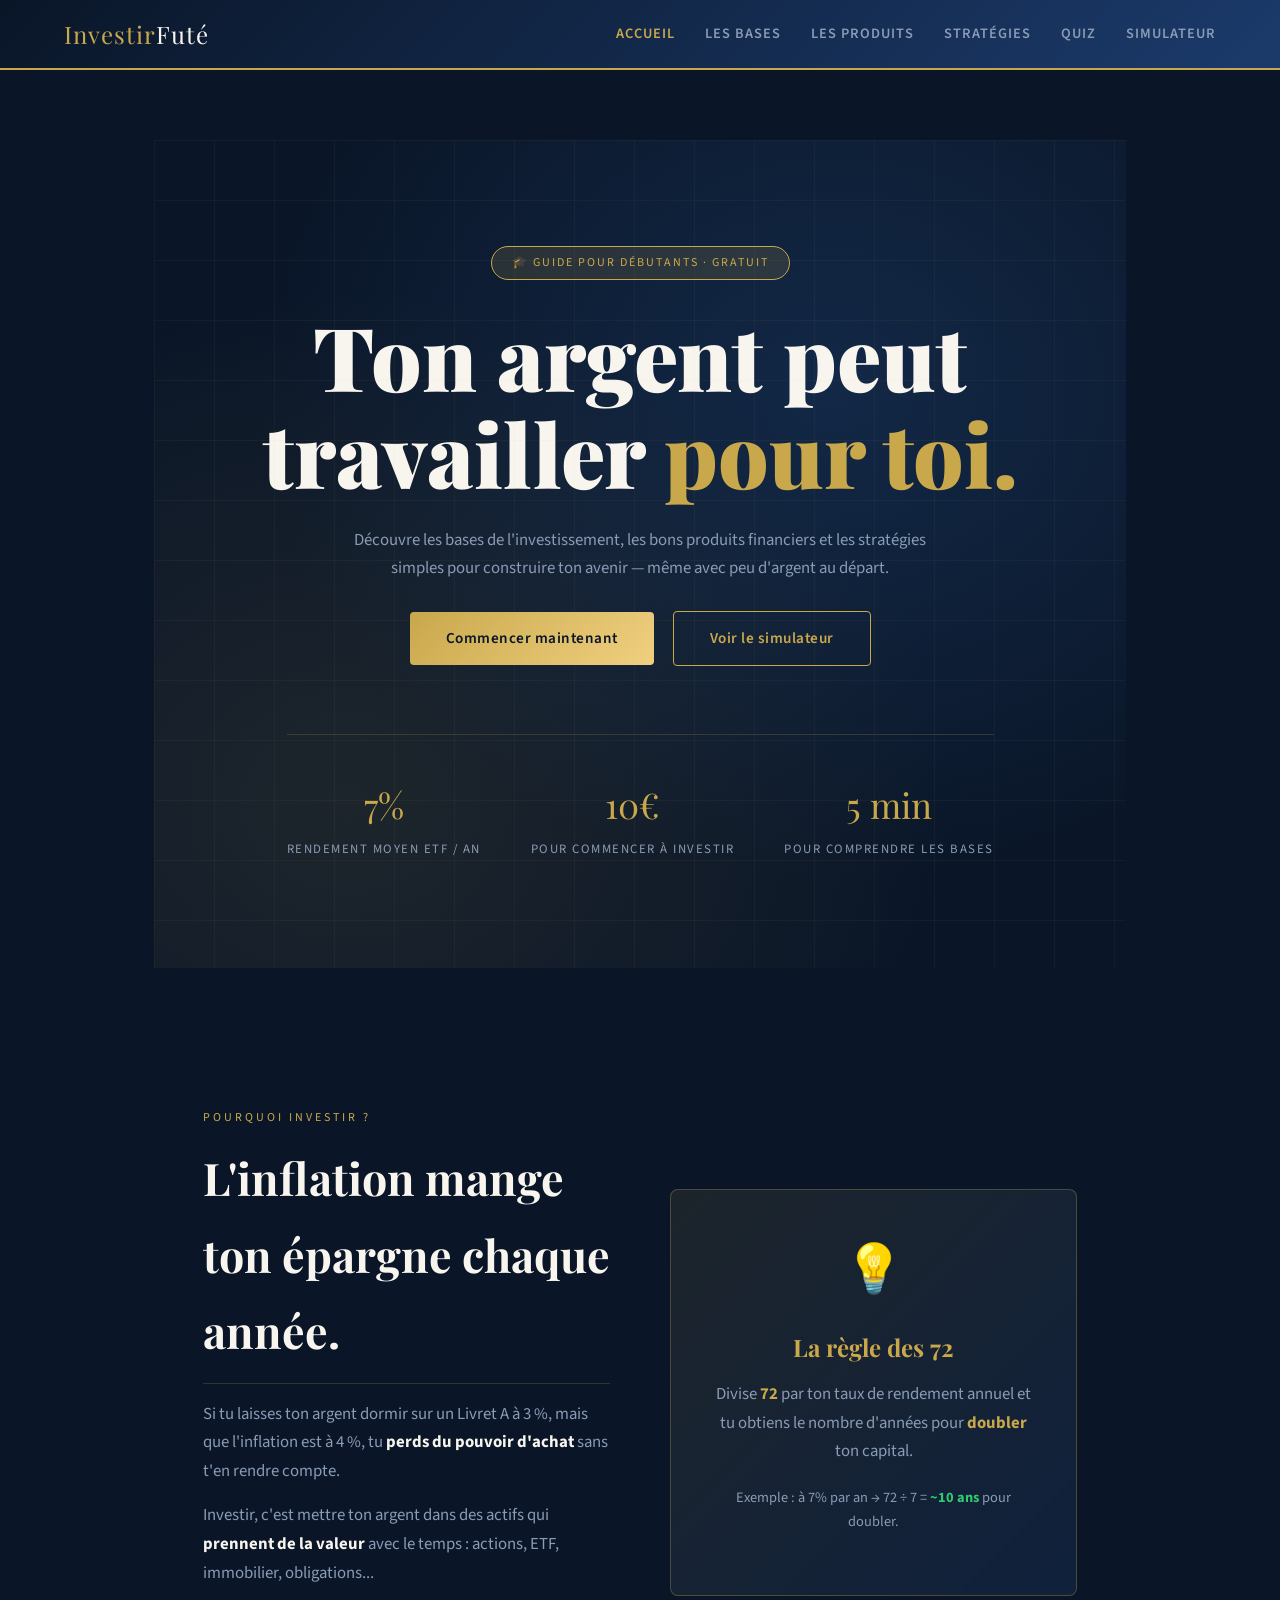
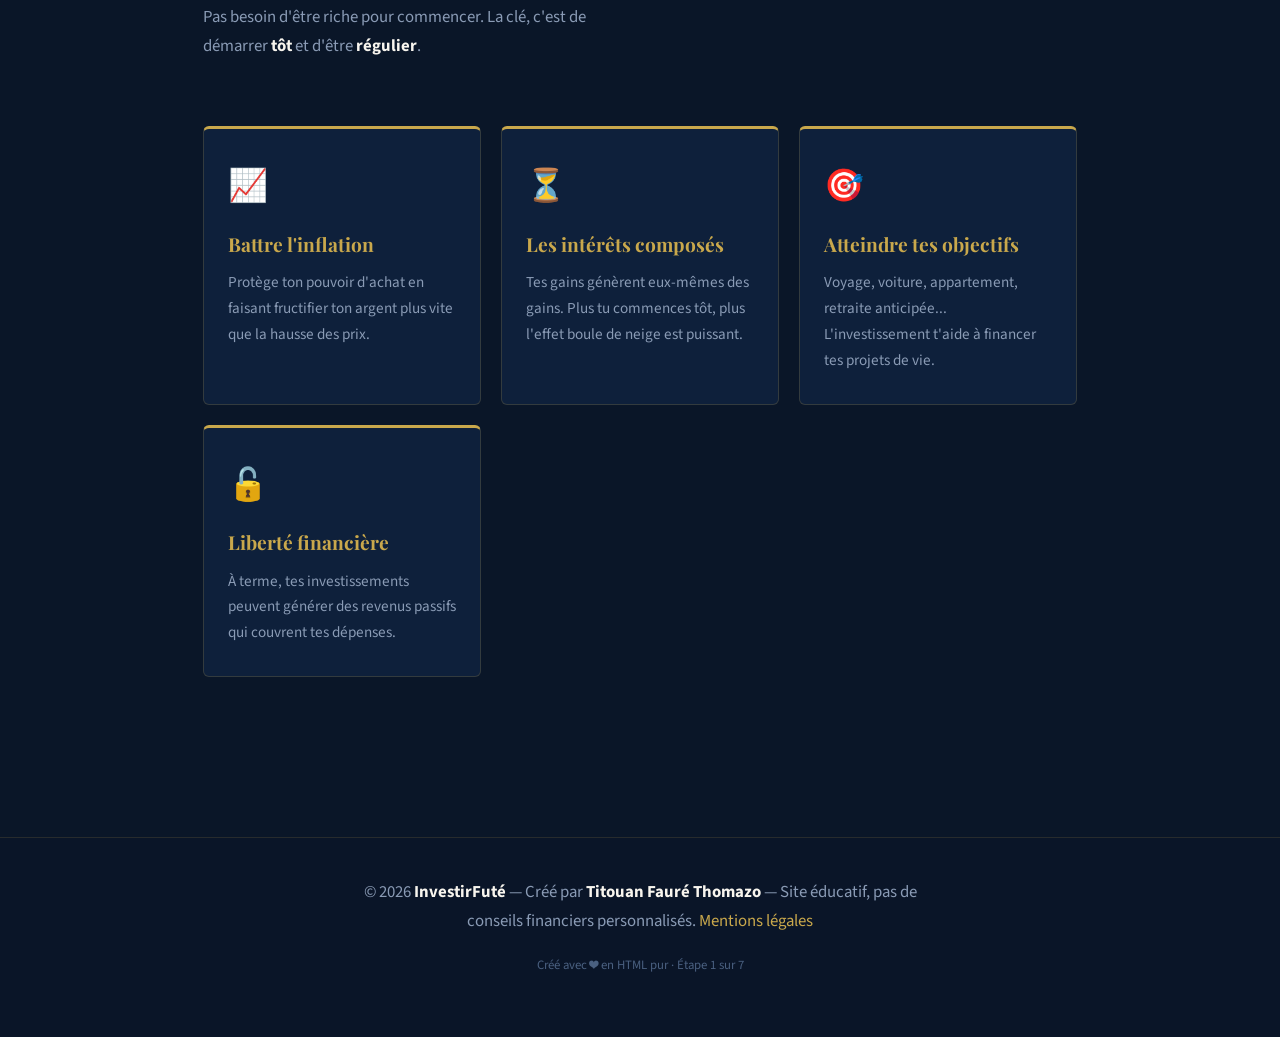
<file: index.html>
<!DOCTYPE html>
<!-- ☝️ BALISE 1 : Déclare que c'est une page HTML5 (toujours en premier !) -->

<html lang="fr">
<!-- ☝️ BALISE 2 : Racine de toute la page. lang="fr" indique que c'est en français -->

  <!-- ============================================================
       LA TÊTE DE LA PAGE : infos invisibles pour le navigateur
  ============================================================ -->
  <head>

    <!-- BALISE <meta> : donne des infos au navigateur -->
    <meta charset="UTF-8">
    <!-- ☝️ Permet d'afficher les accents (é, è, à...) -->

    <meta name="viewport" content="width=device-width, initial-scale=1.0">
    <!-- ☝️ Rend la page lisible sur téléphone aussi -->

    <meta name="description" content="Apprends à investir ton argent intelligemment, même en partant de zéro.">
    <!-- ☝️ Description qui apparaît dans Google -->

    <!-- BALISE <title> : le nom dans l'onglet du navigateur -->
    <title>InvestirFuté — Apprendre l'investissement</title>

    <!--
      ÉTAPE 3 — On remplace le bloc <style> par un lien externe.
      BALISE <link> : connecte une feuille de style CSS à la page HTML.
      rel="stylesheet" = c'est bien une feuille de style
      href="style.css" = chemin vers le fichier CSS
      ✅ Avantage : UN seul fichier CSS pour TOUTES les pages !
    -->
    <link rel="stylesheet" href="style.css">

    <!-- (ancien <style> supprimé — tout est maintenant dans style.css) -->
    <style>
      /* On garde ici uniquement les styles SPÉCIFIQUES à index.html
         que l'on n'a pas encore mis dans style.css */

      @import url('https://fonts.googleapis.com/css2?family=Playfair+Display:wght@700;900&family=Source+Sans+3:wght@300;400;600&display=swap');

      /* ---- Variables de couleur (palette finance premium) ---- */
      :root {
        --or:       #C9A84C;
        --or-clair: #F0D080;
        --marine:   #0A1628;
        --bleu:     #1B3A6B;
        --bleu-mid: #2E5FA3;
        --blanc:    #F8F5EE;
        --gris:     #8A9BB5;
        --vert:     #2ECC71;
      }

      /* ---- Reset & base ---- */
      * { margin: 0; padding: 0; box-sizing: border-box; }

      body {
        font-family: 'Source Sans 3', sans-serif;
        background-color: var(--marine);
        color: var(--blanc);
        line-height: 1.7;
      }

      /* ---- En-tête (HEADER) ---- */
      header {
        background: linear-gradient(135deg, var(--marine) 0%, var(--bleu) 100%);
        border-bottom: 2px solid var(--or);
        padding: 0 5%;
        position: sticky;
        top: 0;
        z-index: 100;
        display: flex;
        align-items: center;
        justify-content: space-between;
        height: 70px;
      }

      .logo {
        font-family: 'Playfair Display', serif;
        font-size: 1.5rem;
        color: var(--or);
        text-decoration: none;
        letter-spacing: 1px;
      }

      .logo span { color: var(--blanc); }

      /* ---- Navigation ---- */
      nav ul {
        list-style: none; /* ☝️ Enlève les puces de la liste */
        display: flex;
        gap: 30px;
      }

      nav ul li a {
        color: var(--gris);
        text-decoration: none;
        font-weight: 600;
        font-size: 0.9rem;
        letter-spacing: 1px;
        text-transform: uppercase;
        transition: color 0.2s;
      }

      nav ul li a:hover { color: var(--or); }

      /* ---- Section HERO (grande bannière) ---- */
      .hero {
        min-height: 92vh;
        display: flex;
        flex-direction: column;
        align-items: center;
        justify-content: center;
        text-align: center;
        padding: 60px 5%;
        background:
          radial-gradient(ellipse at 70% 30%, rgba(44,95,163,0.25) 0%, transparent 60%),
          radial-gradient(ellipse at 20% 80%, rgba(201,168,76,0.10) 0%, transparent 55%),
          var(--marine);
        position: relative;
        overflow: hidden;
      }

      /* Grille déco en fond */
      .hero::before {
        content: '';
        position: absolute;
        inset: 0;
        background-image:
          linear-gradient(rgba(201,168,76,0.05) 1px, transparent 1px),
          linear-gradient(90deg, rgba(201,168,76,0.05) 1px, transparent 1px);
        background-size: 60px 60px;
        pointer-events: none;
      }

      .badge {
        display: inline-block;
        background: rgba(201,168,76,0.15);
        border: 1px solid var(--or);
        color: var(--or);
        font-size: 0.75rem;
        letter-spacing: 2px;
        text-transform: uppercase;
        padding: 6px 20px;
        border-radius: 50px;
        margin-bottom: 28px;
      }

      /* ---- Titres h1 à h3 ---- */

      /* BALISE <h1> : titre principal, un seul par page ! */
      h1 {
        font-family: 'Playfair Display', serif;
        font-size: clamp(2.5rem, 7vw, 5.5rem);
        font-weight: 900;
        line-height: 1.1;
        color: var(--blanc);
        margin-bottom: 24px;
        max-width: 800px;
      }

      h1 em {
        font-style: normal;
        color: var(--or);
      }

      /* BALISE <h2> : sous-titre de section */
      h2 {
        font-family: 'Playfair Display', serif;
        font-size: clamp(1.6rem, 4vw, 2.8rem);
        color: var(--blanc);
        margin-bottom: 16px;
      }

      /* BALISE <h3> : titre de carte / bloc */
      h3 {
        font-family: 'Playfair Display', serif;
        font-size: 1.2rem;
        color: var(--or);
        margin-bottom: 10px;
      }

      /* BALISE <p> : paragraphe de texte */
      p {
        color: var(--gris);
        font-size: 1.05rem;
        max-width: 600px;
        margin: 0 auto 20px;
      }

      /* ---- Boutons (BALISE <a> utilisée comme bouton) ---- */
      .btn {
        display: inline-block;
        padding: 14px 36px;
        border-radius: 4px;
        font-weight: 600;
        font-size: 0.95rem;
        text-decoration: none;
        letter-spacing: 0.5px;
        transition: transform 0.2s, box-shadow 0.2s;
        margin: 8px;
      }

      .btn:hover { transform: translateY(-2px); }

      .btn-or {
        background: linear-gradient(135deg, var(--or), var(--or-clair));
        color: var(--marine);
      }

      .btn-contour {
        border: 1.5px solid var(--or);
        color: var(--or);
        background: transparent;
      }

      /* Chiffres animés sous le hero */
      .stats {
        display: flex;
        gap: 50px;
        margin-top: 60px;
        padding-top: 40px;
        border-top: 1px solid rgba(201,168,76,0.2);
        flex-wrap: wrap;
        justify-content: center;
      }

      .stat-item { text-align: center; }

      .stat-nb {
        font-family: 'Playfair Display', serif;
        font-size: 2.2rem;
        color: var(--or);
        display: block;
      }

      .stat-label {
        font-size: 0.8rem;
        letter-spacing: 1.5px;
        text-transform: uppercase;
        color: var(--gris);
      }

      /* ---- Section "Pourquoi investir ?" ---- */
      .section {
        padding: 90px 5%;
        max-width: 1200px;
        margin: 0 auto;
      }

      .section-label {
        color: var(--or);
        font-size: 0.75rem;
        letter-spacing: 3px;
        text-transform: uppercase;
        margin-bottom: 12px;
        display: block;
      }

      .intro-grid {
        display: grid;
        grid-template-columns: 1fr 1fr;
        gap: 60px;
        align-items: center;
        margin-top: 50px;
      }

      .intro-text p { margin: 0 0 16px; max-width: 100%; }

      /* ---- Cartes de raison ---- */
      .cards {
        display: grid;
        grid-template-columns: repeat(auto-fit, minmax(240px, 1fr));
        gap: 20px;
        margin-top: 50px;
      }

      /* BALISE <div> : conteneur générique, ici utilisé pour les cartes */
      .card {
        background: rgba(27, 58, 107, 0.3);
        border: 1px solid rgba(201,168,76,0.2);
        border-top: 3px solid var(--or);
        padding: 30px 24px;
        border-radius: 6px;
        transition: transform 0.2s, border-color 0.2s;
      }

      .card:hover {
        transform: translateY(-4px);
        border-color: var(--or);
      }

      .card-icon {
        font-size: 2rem;
        margin-bottom: 14px;
        display: block;
      }

      .card p { font-size: 0.95rem; max-width: 100%; margin: 0; }

      /* ---- Footer ---- */
      footer {
        background: rgba(10,22,40,0.9);
        border-top: 1px solid rgba(201,168,76,0.15);
        text-align: center;
        padding: 40px 5%;
        color: var(--gris);
        font-size: 0.88rem;
      }

      footer a { color: var(--or); text-decoration: none; }

      /* ---- Responsive mobile ---- */
      @media (max-width: 768px) {
        nav ul { display: none; } /* On masque le menu sur mobile pour l'instant */
        .intro-grid { grid-template-columns: 1fr; gap: 30px; }
        .stats { gap: 30px; }
      }

    </style>

  </head>

  <!-- ============================================================
       LE CORPS DE LA PAGE : tout ce que l'utilisateur voit
  ============================================================ -->
  <body>

    <!-- ============================
         BALISE <header> : en-tête
    ============================= -->
    <header>

      <!-- BALISE <a> : un lien cliquable -->
      <a href="index.html" class="logo">Investir<span>Futé</span></a>

      <!-- BALISE <nav> : zone de navigation -->
      <nav>
        <!-- BALISE <ul> : liste non ordonnée (à puces) -->
        <ul>
          <!-- BALISE <li> : un élément de la liste -->
          <li><a href="index.html">Accueil</a></li>
          <li><a href="les-bases.html">Les bases</a></li>
          <li><a href="les-produits.html">Les produits</a></li>
          <li><a href="strategies.html">Stratégies</a></li>
          <li><a href="quiz.html">Quiz</a></li>
          <li><a href="simulateur.html">Simulateur</a></li>
        </ul>
      </nav>

    </header>

    <!-- ============================
         BALISE <main> : contenu principal
    ============================= -->
    <main>

      <!-- ---- Section HERO ---- -->
      <!-- BALISE <section> : un bloc thématique de la page -->
      <section class="hero">

        <span class="badge">🎓 Guide pour débutants · Gratuit</span>

        <!-- BALISE <h1> : titre principal de la page (un seul !) -->
        <h1>Ton argent peut<br>travailler <em>pour toi.</em></h1>

        <!-- BALISE <p> : paragraphe -->
        <p>
          Découvre les bases de l'investissement, les bons produits financiers
          et les stratégies simples pour construire ton avenir — même avec
          peu d'argent au départ.
        </p>

        <!-- Deux liens <a> stylisés en boutons -->
        <div>
          <a href="#pourquoi" class="btn btn-or">Commencer maintenant</a>
          <a href="#" class="btn btn-contour">Voir le simulateur</a>
        </div>

        <!-- Statistiques -->
        <div class="stats">
          <div class="stat-item">
            <span class="stat-nb">7%</span>
            <span class="stat-label">Rendement moyen ETF / an</span>
          </div>
          <div class="stat-item">
            <span class="stat-nb">10€</span>
            <span class="stat-label">Pour commencer à investir</span>
          </div>
          <div class="stat-item">
            <span class="stat-nb">5 min</span>
            <span class="stat-label">Pour comprendre les bases</span>
          </div>
        </div>

      </section>

      <!-- ---- Section "Pourquoi investir ?" ---- -->
      <section class="section" id="pourquoi">

        <div class="intro-grid">

          <div class="intro-text">
            <span class="section-label">Pourquoi investir ?</span>

            <!-- BALISE <h2> : titre de section -->
            <h2>L'inflation mange ton épargne chaque année.</h2>

            <!-- Plusieurs balises <p> à la suite -->
            <p>
              Si tu laisses ton argent dormir sur un Livret A à 3 %,
              mais que l'inflation est à 4 %, tu <strong>perds du pouvoir d'achat</strong>
              sans t'en rendre compte.
            </p>
            <p>
              Investir, c'est mettre ton argent dans des actifs qui
              <strong>prennent de la valeur</strong> avec le temps : actions, ETF,
              immobilier, obligations...
            </p>
            <p>
              Pas besoin d'être riche pour commencer.
              La clé, c'est de démarrer <strong>tôt</strong> et d'être <strong>régulier</strong>.
            </p>
          </div>

          <!-- Citation mise en avant -->
          <div style="
            background: linear-gradient(135deg, rgba(201,168,76,0.1), rgba(27,58,107,0.3));
            border: 1px solid rgba(201,168,76,0.3);
            border-radius: 8px;
            padding: 40px;
            text-align: center;
          ">
            <span style="font-size: 3rem;">💡</span>
            <!-- BALISE <h3> : titre de bloc secondaire -->
            <h3 style="font-size: 1.5rem; margin: 16px 0 12px;">La règle des 72</h3>
            <p style="max-width: 100%;">
              Divise <strong style="color:var(--or)">72</strong> par ton taux de rendement annuel
              et tu obtiens le nombre d'années pour <strong style="color:var(--or)">doubler</strong> ton capital.
            </p>
            <p style="font-size: 0.9rem; margin-top: 12px;">
              Exemple : à 7% par an → 72 ÷ 7 = <strong style="color:var(--vert)">~10 ans</strong> pour doubler.
            </p>
          </div>

        </div>

        <!-- ---- Cartes : les 4 bonnes raisons ---- -->
        <div class="cards">

          <div class="card">
            <span class="card-icon">📈</span>
            <h3>Battre l'inflation</h3>
            <p>Protège ton pouvoir d'achat en faisant fructifier ton argent
               plus vite que la hausse des prix.</p>
          </div>

          <div class="card">
            <span class="card-icon">⏳</span>
            <h3>Les intérêts composés</h3>
            <p>Tes gains génèrent eux-mêmes des gains. Plus tu commences tôt,
               plus l'effet boule de neige est puissant.</p>
          </div>

          <div class="card">
            <span class="card-icon">🎯</span>
            <h3>Atteindre tes objectifs</h3>
            <p>Voyage, voiture, appartement, retraite anticipée...
               L'investissement t'aide à financer tes projets de vie.</p>
          </div>

          <div class="card">
            <span class="card-icon">🔓</span>
            <h3>Liberté financière</h3>
            <p>À terme, tes investissements peuvent générer des revenus passifs
               qui couvrent tes dépenses.</p>
          </div>

        </div>

      </section>

    </main>

    <!-- ============================
         BALISE <footer> : pied de page
    ============================= -->
    <footer>
      <p>
        &copy; 2026 <strong>InvestirFuté</strong> — Créé par <strong>Titouan Fauré Thomazo</strong> —
      Site éducatif, pas de conseils financiers personnalisés.
        <a href="#">Mentions légales</a>
      </p>
      <p style="margin-top: 8px; font-size: 0.8rem; color: #4a6080;">
        Créé avec ❤️ en HTML pur · Étape 1 sur 7
      </p>
    </footer>

    <script src="app.js"></script>
</body>
<!-- ☝️ Fermeture de <body> -->

</html>
<!-- ☝️ Fermeture de <html> : toujours fermer ce qu'on ouvre ! -->
</file>
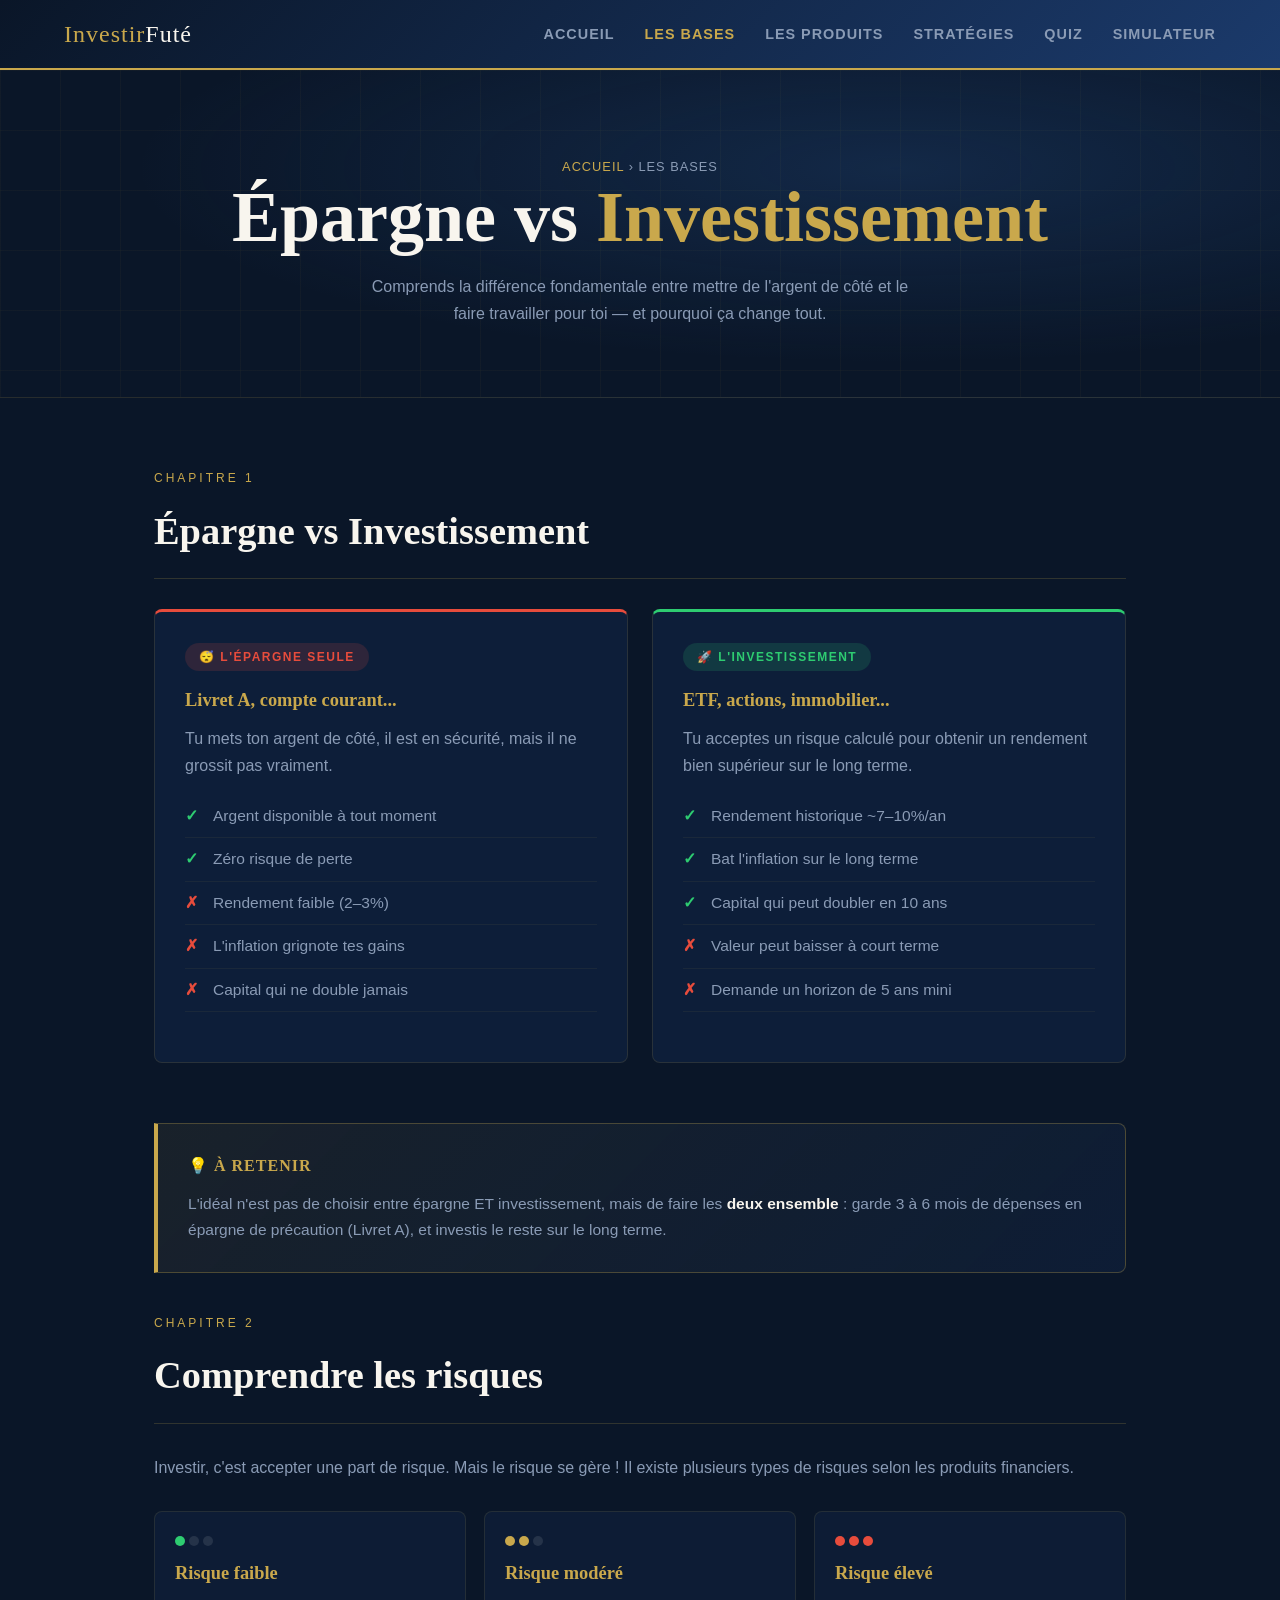
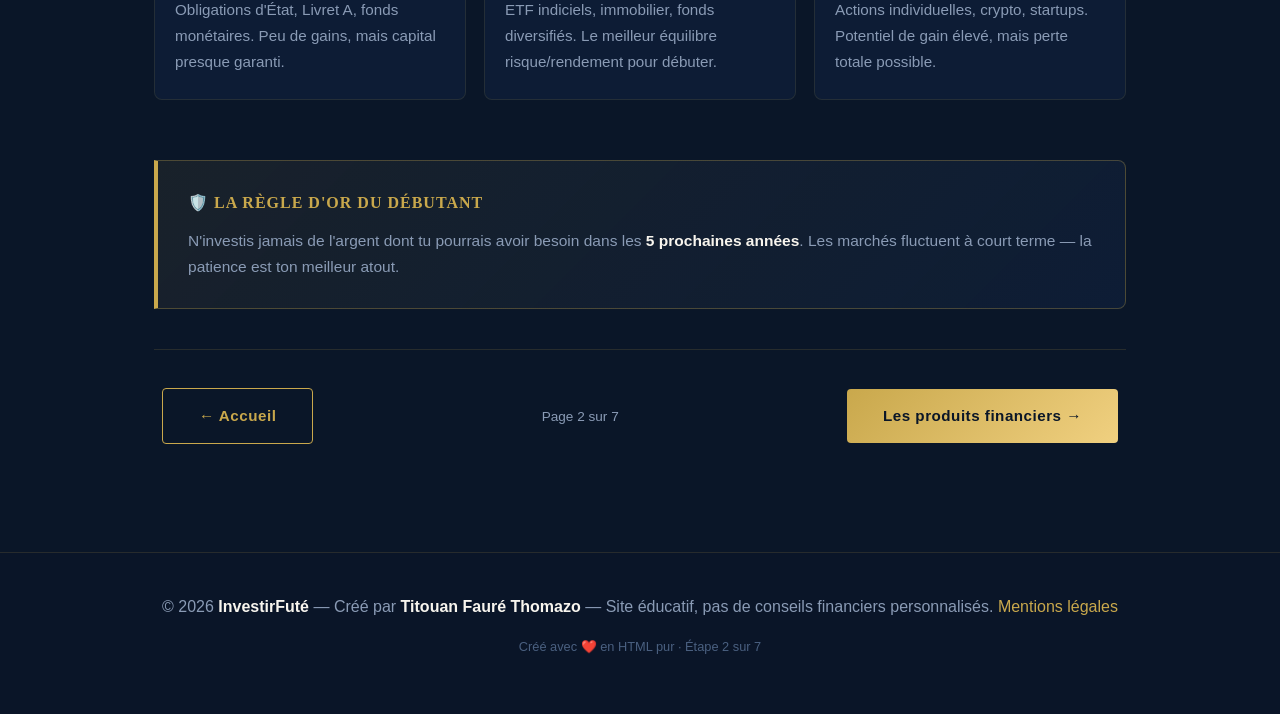
<file: les-bases.html>
<!DOCTYPE html>
<html lang="fr">

<head>
  <meta charset="UTF-8">
  <meta name="viewport" content="width=device-width, initial-scale=1.0">
  <title>InvestirFuté — Les bases</title>
  <!--
    ÉTAPE 3 — BALISE <link> : charge la feuille de style externe.
    rel="stylesheet" indique que c'est un fichier CSS.
    href="style.css" pointe vers notre fichier commun.
  -->
  <link rel="stylesheet" href="style.css">

  <style>
    /* ================================================
       Styles SPÉCIFIQUES à les-bases.html
       Tout le reste vient de style.css (via le <link>)
    ================================================ */

    /* Bloc comparatif épargne vs investissement */
    .bloc-compare {
      background: rgba(27,58,107,0.25);
      border: 1px solid rgba(201,168,76,0.15);
      border-radius: 8px;
      padding: 30px;
    }
    .bloc-compare.mauvais { border-top: 3px solid var(--rouge); }
    .bloc-compare.bon     { border-top: 3px solid var(--vert); }

    /* Cartes risques */
    .risques-grid {
      display: grid;
      grid-template-columns: repeat(auto-fit, minmax(220px, 1fr));
      gap: 18px; margin-top: 30px; margin-bottom: 60px;
    }
    .risque-card {
      background: rgba(27,58,107,0.2);
      border: 1px solid rgba(201,168,76,0.12);
      border-radius: 8px; padding: 24px 20px; transition: transform 0.2s;
    }
    .risque-card:hover { transform: translateY(-3px); }

    /* Indicateurs de niveau (pastilles colorées) */
    .niveau { display: flex; gap: 4px; margin-bottom: 12px; }
    .dot { width: 10px; height: 10px; border-radius: 50%; background: rgba(255,255,255,0.1); }
    .dot.on-vert  { background: var(--vert); }
    .dot.on-or    { background: var(--or); }
    .dot.on-rouge { background: var(--rouge); }
  </style>
</head>

<body>

  <!-- =====================
       HEADER (en-tête)
  ===================== -->
  <header>
    <a href="index.html" class="logo">Investir<span>Futé</span></a>

    <!-- BALISE <nav> : menu de navigation principal -->
    <nav>
      <!-- BALISE <ul> : liste non ordonnée = liste de liens -->
      <ul>
        <!-- BALISE <li> : un élément de liste = un lien du menu -->
        <li><a href="index.html">Accueil</a></li>
        <li><a href="les-bases.html" class="actif">Les bases</a></li>
        <!-- ☝️ class="actif" souligne la page courante en or -->
        <li><a href="les-produits.html">Les produits</a></li>
        <li><a href="strategies.html">Stratégies</a></li>
        <li><a href="quiz.html">Quiz</a></li>
        <li><a href="simulateur.html">Simulateur</a></li>
      </ul>
    </nav>
  </header>

  <!-- =====================
       BANNIÈRE DE PAGE
  ===================== -->
  <!-- BALISE <section> : un grand bloc thématique -->
  <section class="page-banner">

    <!-- Fil d'ariane : montre où on est dans le site -->
    <!-- BALISE <p> avec des <a> imbriqués -->
    <p class="breadcrumb">
      <a href="index.html">Accueil</a> › Les bases
    </p>

    <h1>Épargne vs <em>Investissement</em></h1>
    <p>Comprends la différence fondamentale entre mettre de l'argent de côté
       et le faire travailler pour toi — et pourquoi ça change tout.</p>

  </section>

  <!-- =====================
       CONTENU PRINCIPAL
  ===================== -->
  <!-- BALISE <main> : le contenu central de la page -->
  <main>

    <!-- ---- Bloc 1 : Épargne vs Investissement ---- -->
    <!-- BALISE <section> pour regrouper un sujet -->
    <section>

      <span class="section-label">Chapitre 1</span>
      <h2>Épargne vs Investissement</h2>

      <!-- BALISE <div> : on regroupe les deux colonnes dans un conteneur -->
      <div class="grille-2">

        <!-- Colonne gauche : l'épargne -->
        <div class="bloc-compare mauvais">
          <span class="tag rouge">😴 L'épargne seule</span>
          <h3>Livret A, compte courant...</h3>
          <p>Tu mets ton argent de côté, il est en sécurité, mais il ne grossit pas vraiment.</p>

          <!-- BALISE <ul> : liste à puces -->
          <ul class="liste-check">
            <li>Argent disponible à tout moment</li>
            <li>Zéro risque de perte</li>
            <li class="non">Rendement faible (2–3%)</li>
            <li class="non">L'inflation grignote tes gains</li>
            <li class="non">Capital qui ne double jamais</li>
          </ul>
          <!-- ☝️ <li class="non"> = puce rouge avec ✗ au lieu de ✓ -->
        </div>

        <!-- Colonne droite : l'investissement -->
        <div class="bloc-compare bon">
          <span class="tag vert">🚀 L'investissement</span>
          <h3>ETF, actions, immobilier...</h3>
          <p>Tu acceptes un risque calculé pour obtenir un rendement bien supérieur sur le long terme.</p>

          <ul class="liste-check">
            <!-- BALISE <li> : chaque élément de la liste -->
            <li>Rendement historique ~7–10%/an</li>
            <li>Bat l'inflation sur le long terme</li>
            <li>Capital qui peut doubler en 10 ans</li>
            <li class="non">Valeur peut baisser à court terme</li>
            <li class="non">Demande un horizon de 5 ans mini</li>
          </ul>
        </div>

      </div>
      <!-- ☝️ Fin du div.grille-2 -->

    </section>
    <!-- ☝️ Fin de la section "Épargne vs Investissement" -->

    <!-- ---- Encart "À retenir" ---- -->
    <!-- BALISE <aside> : information complémentaire / encadré -->
    <aside>
      <h3>💡 À retenir</h3>
      <p>
        L'idéal n'est pas de choisir entre épargne ET investissement,
        mais de faire les <strong>deux ensemble</strong> :
        garde 3 à 6 mois de dépenses en épargne de précaution (Livret A),
        et investis le reste sur le long terme.
      </p>
    </aside>

    <!-- ---- Bloc 2 : Les risques ---- -->
    <section>

      <span class="section-label">Chapitre 2</span>
      <h2>Comprendre les risques</h2>

      <p>
        Investir, c'est accepter une part de risque. Mais le risque se gère !
        Il existe plusieurs types de risques selon les produits financiers.
      </p>

      <!-- BALISE <div> : conteneur pour la grille de cartes -->
      <div class="risques-grid">

        <!-- Carte 1 -->
        <!-- BALISE <div class="risque-card"> : une carte = un type de risque -->
        <div class="risque-card">
          <!-- Indicateur visuel du niveau de risque -->
          <div class="niveau">
            <div class="dot on-vert"></div>
            <div class="dot"></div>
            <div class="dot"></div>
          </div>
          <h3>Risque faible</h3>
          <p style="color:var(--gris); font-size:0.95rem; margin:0">
            Obligations d'État, Livret A, fonds monétaires.
            Peu de gains, mais capital presque garanti.
          </p>
        </div>

        <!-- Carte 2 -->
        <div class="risque-card">
          <div class="niveau">
            <div class="dot on-or"></div>
            <div class="dot on-or"></div>
            <div class="dot"></div>
          </div>
          <h3>Risque modéré</h3>
          <p style="color:var(--gris); font-size:0.95rem; margin:0">
            ETF indiciels, immobilier, fonds diversifiés.
            Le meilleur équilibre risque/rendement pour débuter.
          </p>
        </div>

        <!-- Carte 3 -->
        <div class="risque-card">
          <div class="niveau">
            <div class="dot on-rouge"></div>
            <div class="dot on-rouge"></div>
            <div class="dot on-rouge"></div>
          </div>
          <h3>Risque élevé</h3>
          <p style="color:var(--gris); font-size:0.95rem; margin:0">
            Actions individuelles, crypto, startups.
            Potentiel de gain élevé, mais perte totale possible.
          </p>
        </div>

      </div>
      <!-- ☝️ Fin du div.risques-grid -->

    </section>
    <!-- ☝️ Fin de la section "Risques" -->

    <!-- ---- Règle d'or ---- -->
    <aside>
      <h3>🛡️ La règle d'or du débutant</h3>
      <p>
        N'investis jamais de l'argent dont tu pourrais avoir besoin
        dans les <strong>5 prochaines années</strong>.
        Les marchés fluctuent à court terme — la patience est ton meilleur atout.
      </p>
    </aside>

    <!-- ---- Navigation entre pages ---- -->
    <!-- BALISE <div class="nav-pages"> : barre de navigation bas de page -->
    <div class="nav-pages">
      <!-- BALISE <a href="..."> : lien vers la page précédente -->
      <a href="index.html" class="btn btn-contour">← Accueil</a>

      <span style="color:var(--gris); font-size:0.85rem;">Page 2 sur 7</span>

      <!-- BALISE <a href="..."> : lien vers la page suivante -->
      <a href="les-produits.html" class="btn btn-or">Les produits financiers →</a>
    </div>

  </main>
  <!-- ☝️ Fin de <main> -->

  <!-- =====================
       FOOTER (pied de page)
  ===================== -->
  <!-- BALISE <footer> : informations de bas de page -->
  <footer>
    <p>
      &copy; 2026 <strong>InvestirFuté</strong> — Créé par <strong>Titouan Fauré Thomazo</strong> —
      Site éducatif, pas de conseils financiers personnalisés.
      <a href="#">Mentions légales</a>
    </p>
    <p style="margin-top:8px; font-size:0.8rem; color:#4a6080;">
      Créé avec ❤️ en HTML pur · Étape 2 sur 7
    </p>
  </footer>

  <script src="app.js"></script>
</body>
</html>
</file>
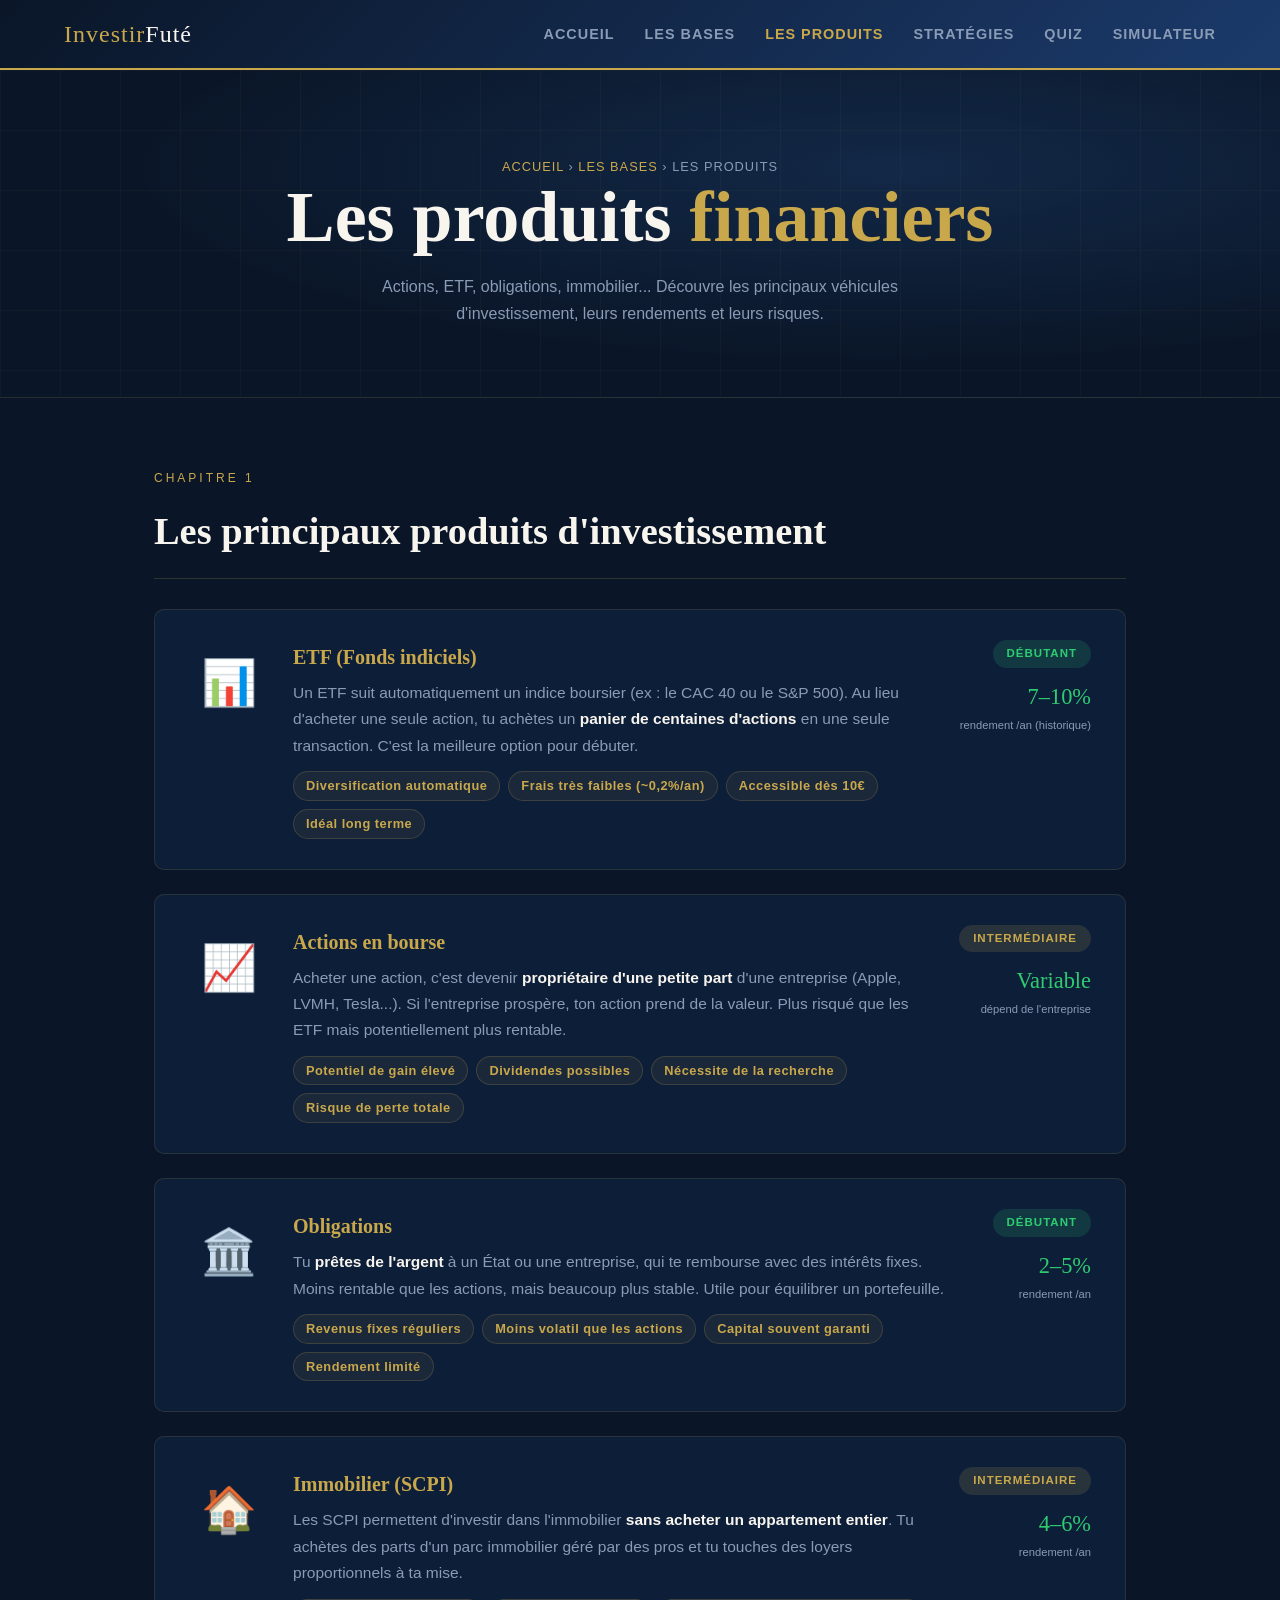
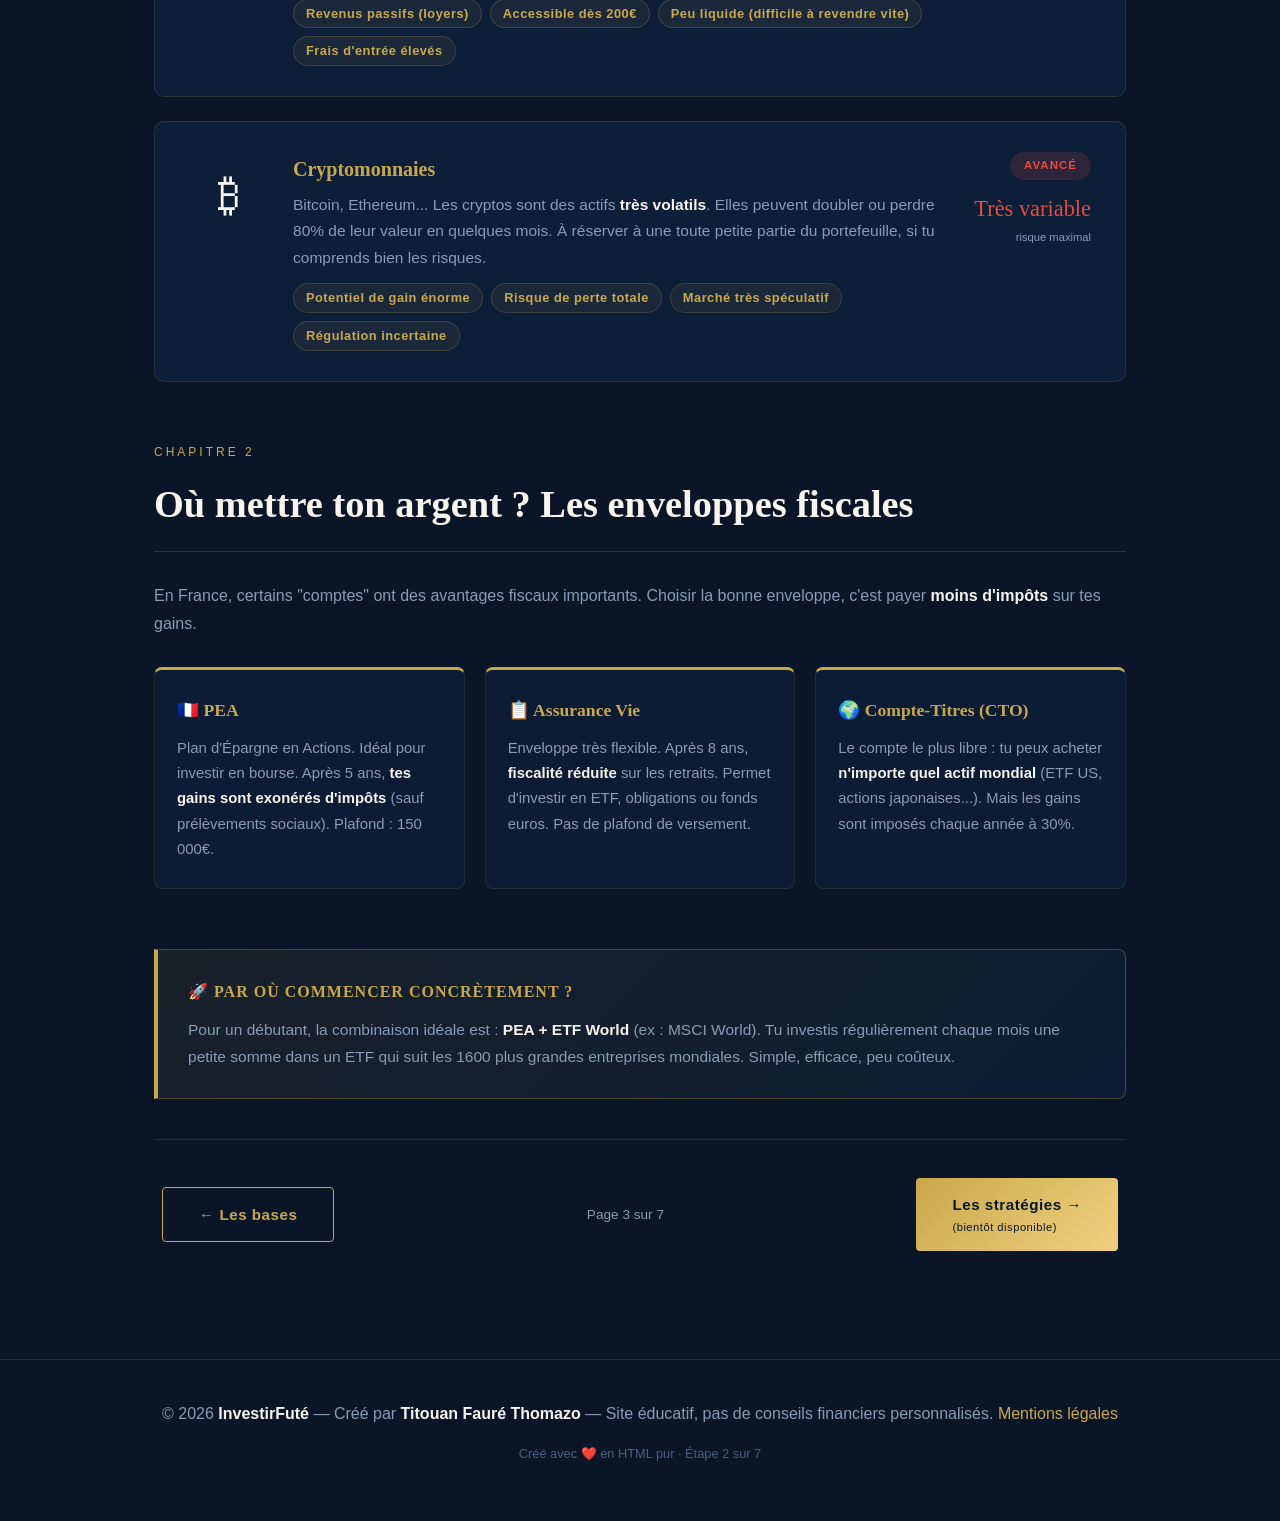
<file: les-produits.html>
<!DOCTYPE html>
<html lang="fr">

<head>
  <meta charset="UTF-8">
  <meta name="viewport" content="width=device-width, initial-scale=1.0">
  <title>InvestirFuté — Les produits financiers</title>
  <!--
    ÉTAPE 3 — BALISE <link> : charge la feuille de style externe.
    Même fichier style.css que les autres pages = cohérence visuelle garantie !
  -->
  <link rel="stylesheet" href="style.css">

  <style>
    /* ================================================
       Styles SPÉCIFIQUES à les-produits.html
       Tout le reste vient de style.css
    ================================================ */

    /* Carte article produit (grid 3 colonnes) */
    .produits-liste { display: flex; flex-direction: column; gap: 24px; margin-bottom: 60px; }

    article.produit {
      background: rgba(27,58,107,0.25);
      border: 1px solid rgba(201,168,76,0.15);
      border-radius: 10px; padding: 30px 34px;
      display: grid;
      grid-template-columns: 80px 1fr auto;
      align-items: start; gap: 24px;
      transition: border-color 0.2s, transform 0.2s;
    }
    article.produit:hover { border-color: rgba(201,168,76,0.4); transform: translateX(4px); }

    .produit-emoji { font-size: 2.8rem; text-align: center; padding-top: 4px; }
    .produit-corps h3 { font-size: 1.25rem; margin-bottom: 6px; }
    .produit-corps p  { margin: 0 0 12px; font-size: 0.97rem; }
    .produit-corps ul { list-style: none; display: flex; flex-wrap: wrap; gap: 8px; }
    .produit-corps ul li {
      background: rgba(201,168,76,0.08); border: 1px solid rgba(201,168,76,0.2);
      color: var(--or); font-size: 0.8rem; font-weight: 600;
      letter-spacing: 0.5px; padding: 3px 12px; border-radius: 50px;
    }
    .produit-meta { display: flex; flex-direction: column; align-items: flex-end; gap: 10px; min-width: 120px; }

    /* Badge niveau */
    .badge-niveau {
      font-size: 0.72rem; font-weight: 700; letter-spacing: 1px; text-transform: uppercase;
      padding: 4px 14px; border-radius: 50px;
    }
    .badge-niveau.debutant      { background: rgba(46,204,113,0.15); color: var(--vert); }
    .badge-niveau.intermediaire { background: rgba(201,168,76,0.15); color: var(--or); }
    .badge-niveau.avance        { background: rgba(231,76,60,0.15); color: var(--rouge); }

    /* Rendement */
    .rendement { font-family: var(--font-titre); font-size: 1.4rem; color: var(--vert); text-align: right; }
    .rendement small { font-family: var(--font-corps); font-size: 0.7rem; color: var(--gris); display: block; }

    /* Enveloppes fiscales */
    .enveloppes-grid {
      display: grid; grid-template-columns: repeat(auto-fit, minmax(250px, 1fr));
      gap: 20px; margin-top: 30px; margin-bottom: 60px;
    }
    .enveloppe-card {
      background: rgba(27,58,107,0.2); border: 1px solid rgba(201,168,76,0.12);
      border-top: 3px solid var(--or); border-radius: 8px; padding: 26px 22px; transition: transform 0.2s;
    }
    .enveloppe-card:hover { transform: translateY(-3px); }
    .enveloppe-card h3 { font-size: 1.1rem; margin-bottom: 10px; }
    .enveloppe-card p  { font-size: 0.93rem; margin: 0; }

    /* Responsive mobile spécifique */
    @media (max-width: 768px) {
      article.produit { grid-template-columns: 1fr; }
      .produit-meta { align-items: flex-start; }
    }
  </style>
</head>

<body>

  <!-- HEADER -->
  <header>
    <a href="index.html" class="logo">Investir<span>Futé</span></a>

    <!-- BALISE <nav> : navigation principale -->
    <nav>
      <!-- BALISE <ul> : liste de liens -->
      <ul>
        <li><a href="index.html">Accueil</a></li>
        <li><a href="les-bases.html">Les bases</a></li>
        <!-- BALISE <li> avec class="actif" pour la page courante -->
        <li><a href="les-produits.html" class="actif">Les produits</a></li>
        <li><a href="strategies.html">Stratégies</a></li>
        <li><a href="quiz.html">Quiz</a></li>
        <li><a href="simulateur.html">Simulateur</a></li>
      </ul>
    </nav>
  </header>

  <!-- BANNIÈRE -->
  <!-- BALISE <section> : bloc thématique -->
  <section class="page-banner">
    <p class="breadcrumb">
      <!-- BALISE <a> : lien de navigation -->
      <a href="index.html">Accueil</a> ›
      <a href="les-bases.html">Les bases</a> › Les produits
    </p>
    <h1>Les produits <em>financiers</em></h1>
    <p>Actions, ETF, obligations, immobilier... Découvre les principaux
       véhicules d'investissement, leurs rendements et leurs risques.</p>
  </section>

  <!-- MAIN : contenu principal -->
  <main>

    <!-- ---- Section 1 : Les produits ---- -->
    <!-- BALISE <section> : regroupe tous les produits financiers -->
    <section>
      <span class="section-label">Chapitre 1</span>
      <h2>Les principaux produits d'investissement</h2>

      <!-- BALISE <div> : conteneur de la liste d'articles -->
      <div class="produits-liste">

        <!-- ============================
             BALISE <article> : contenu autonome
             Ici, chaque produit financier = un article
        ============================ -->

        <!-- Article 1 : ETF -->
        <article class="produit">
          <div class="produit-emoji">📊</div>

          <!-- BALISE <div> : corps de texte de l'article -->
          <div class="produit-corps">
            <h3>ETF (Fonds indiciels)</h3>
            <p>
              Un ETF suit automatiquement un indice boursier (ex : le CAC 40 ou le S&P 500).
              Au lieu d'acheter une seule action, tu achètes un <strong>panier de centaines d'actions</strong>
              en une seule transaction. C'est la meilleure option pour débuter.
            </p>
            <!-- BALISE <ul> : liste de caractéristiques -->
            <ul>
              <li>Diversification automatique</li>  <!-- BALISE <li> -->
              <li>Frais très faibles (~0,2%/an)</li>
              <li>Accessible dès 10€</li>
              <li>Idéal long terme</li>
            </ul>
          </div>

          <div class="produit-meta">
            <span class="badge-niveau debutant">Débutant</span>
            <div class="rendement">7–10%<small>rendement /an (historique)</small></div>
          </div>
        </article>

        <!-- Article 2 : Actions -->
        <article class="produit">
          <div class="produit-emoji">📈</div>
          <div class="produit-corps">
            <h3>Actions en bourse</h3>
            <p>
              Acheter une action, c'est devenir <strong>propriétaire d'une petite part</strong>
              d'une entreprise (Apple, LVMH, Tesla...). Si l'entreprise prospère, ton action prend de la valeur.
              Plus risqué que les ETF mais potentiellement plus rentable.
            </p>
            <ul>
              <li>Potentiel de gain élevé</li>
              <li>Dividendes possibles</li>
              <li>Nécessite de la recherche</li>
              <li>Risque de perte totale</li>
            </ul>
          </div>
          <div class="produit-meta">
            <span class="badge-niveau intermediaire">Intermédiaire</span>
            <div class="rendement">Variable<small>dépend de l'entreprise</small></div>
          </div>
        </article>

        <!-- Article 3 : Obligations -->
        <article class="produit">
          <div class="produit-emoji">🏛️</div>
          <div class="produit-corps">
            <h3>Obligations</h3>
            <p>
              Tu <strong>prêtes de l'argent</strong> à un État ou une entreprise,
              qui te rembourse avec des intérêts fixes. Moins rentable que les actions,
              mais beaucoup plus stable. Utile pour équilibrer un portefeuille.
            </p>
            <ul>
              <li>Revenus fixes réguliers</li>
              <li>Moins volatil que les actions</li>
              <li>Capital souvent garanti</li>
              <li>Rendement limité</li>
            </ul>
          </div>
          <div class="produit-meta">
            <span class="badge-niveau debutant">Débutant</span>
            <div class="rendement">2–5%<small>rendement /an</small></div>
          </div>
        </article>

        <!-- Article 4 : Immobilier -->
        <article class="produit">
          <div class="produit-emoji">🏠</div>
          <div class="produit-corps">
            <h3>Immobilier (SCPI)</h3>
            <p>
              Les SCPI permettent d'investir dans l'immobilier <strong>sans acheter un appartement entier</strong>.
              Tu achètes des parts d'un parc immobilier géré par des pros et tu touches
              des loyers proportionnels à ta mise.
            </p>
            <ul>
              <li>Revenus passifs (loyers)</li>
              <li>Accessible dès 200€</li>
              <li>Peu liquide (difficile à revendre vite)</li>
              <li>Frais d'entrée élevés</li>
            </ul>
          </div>
          <div class="produit-meta">
            <span class="badge-niveau intermediaire">Intermédiaire</span>
            <div class="rendement">4–6%<small>rendement /an</small></div>
          </div>
        </article>

        <!-- Article 5 : Crypto -->
        <article class="produit">
          <div class="produit-emoji">₿</div>
          <div class="produit-corps">
            <h3>Cryptomonnaies</h3>
            <p>
              Bitcoin, Ethereum... Les cryptos sont des actifs <strong>très volatils</strong>.
              Elles peuvent doubler ou perdre 80% de leur valeur en quelques mois.
              À réserver à une toute petite partie du portefeuille, si tu comprends bien les risques.
            </p>
            <ul>
              <li>Potentiel de gain énorme</li>
              <li>Risque de perte totale</li>
              <li>Marché très spéculatif</li>
              <li>Régulation incertaine</li>
            </ul>
          </div>
          <div class="produit-meta">
            <span class="badge-niveau avance">Avancé</span>
            <div class="rendement" style="color:var(--rouge)">Très variable<small>risque maximal</small></div>
          </div>
        </article>

      </div>
      <!-- ☝️ Fin du div.produits-liste -->
    </section>

    <!-- ---- Section 2 : Enveloppes fiscales ---- -->
    <section>
      <span class="section-label">Chapitre 2</span>
      <h2>Où mettre ton argent ? Les enveloppes fiscales</h2>
      <p>
        En France, certains "comptes" ont des avantages fiscaux importants.
        Choisir la bonne enveloppe, c'est payer <strong>moins d'impôts</strong> sur tes gains.
      </p>

      <!-- BALISE <div> : conteneur de la grille de cartes -->
      <div class="enveloppes-grid">

        <!-- Carte 1 : PEA -->
        <div class="enveloppe-card">
          <h3>🇫🇷 PEA</h3>
          <!-- BALISE <p> : paragraphe descriptif -->
          <p>
            Plan d'Épargne en Actions. Idéal pour investir en bourse.
            Après 5 ans, <strong>tes gains sont exonérés d'impôts</strong>
            (sauf prélèvements sociaux). Plafond : 150 000€.
          </p>
        </div>

        <!-- Carte 2 : Assurance vie -->
        <div class="enveloppe-card">
          <h3>📋 Assurance Vie</h3>
          <p>
            Enveloppe très flexible. Après 8 ans, <strong>fiscalité réduite</strong>
            sur les retraits. Permet d'investir en ETF, obligations ou fonds euros.
            Pas de plafond de versement.
          </p>
        </div>

        <!-- Carte 3 : CTO -->
        <div class="enveloppe-card">
          <h3>🌍 Compte-Titres (CTO)</h3>
          <p>
            Le compte le plus libre : tu peux acheter <strong>n'importe quel actif mondial</strong>
            (ETF US, actions japonaises...). Mais les gains sont imposés chaque année à 30%.
          </p>
        </div>

      </div>
    </section>

    <!-- ASIDE : conseil important -->
    <!-- BALISE <aside> : information complémentaire -->
    <aside>
      <h3>🚀 Par où commencer concrètement ?</h3>
      <p>
        Pour un débutant, la combinaison idéale est :
        <strong>PEA + ETF World</strong> (ex : MSCI World).
        Tu investis régulièrement chaque mois une petite somme dans un ETF qui suit
        les 1600 plus grandes entreprises mondiales. Simple, efficace, peu coûteux.
      </p>
    </aside>

    <!-- Navigation entre pages -->
    <div class="nav-pages">
      <!-- BALISE <a> : lien page précédente -->
      <a href="les-bases.html" class="btn btn-contour">← Les bases</a>
      <span style="color:var(--gris); font-size:0.85rem;">Page 3 sur 7</span>
      <!-- BALISE <a> : lien page suivante -->
      <a href="#" class="btn btn-or">Les stratégies → <small style="display:block; font-size:0.7rem; font-weight:400">(bientôt disponible)</small></a>
    </div>

  </main>
  <!-- ☝️ Fin de <main> -->

  <!-- FOOTER -->
  <!-- BALISE <footer> : pied de page -->
  <footer>
    <p>
      &copy; 2026 <strong>InvestirFuté</strong> — Créé par <strong>Titouan Fauré Thomazo</strong> —
      Site éducatif, pas de conseils financiers personnalisés.
      <a href="#">Mentions légales</a>
    </p>
    <p style="margin-top:8px; font-size:0.8rem; color:#4a6080;">
      Créé avec ❤️ en HTML pur · Étape 2 sur 7
    </p>
  </footer>

  <script src="app.js"></script>
</body>
</html>
</file>
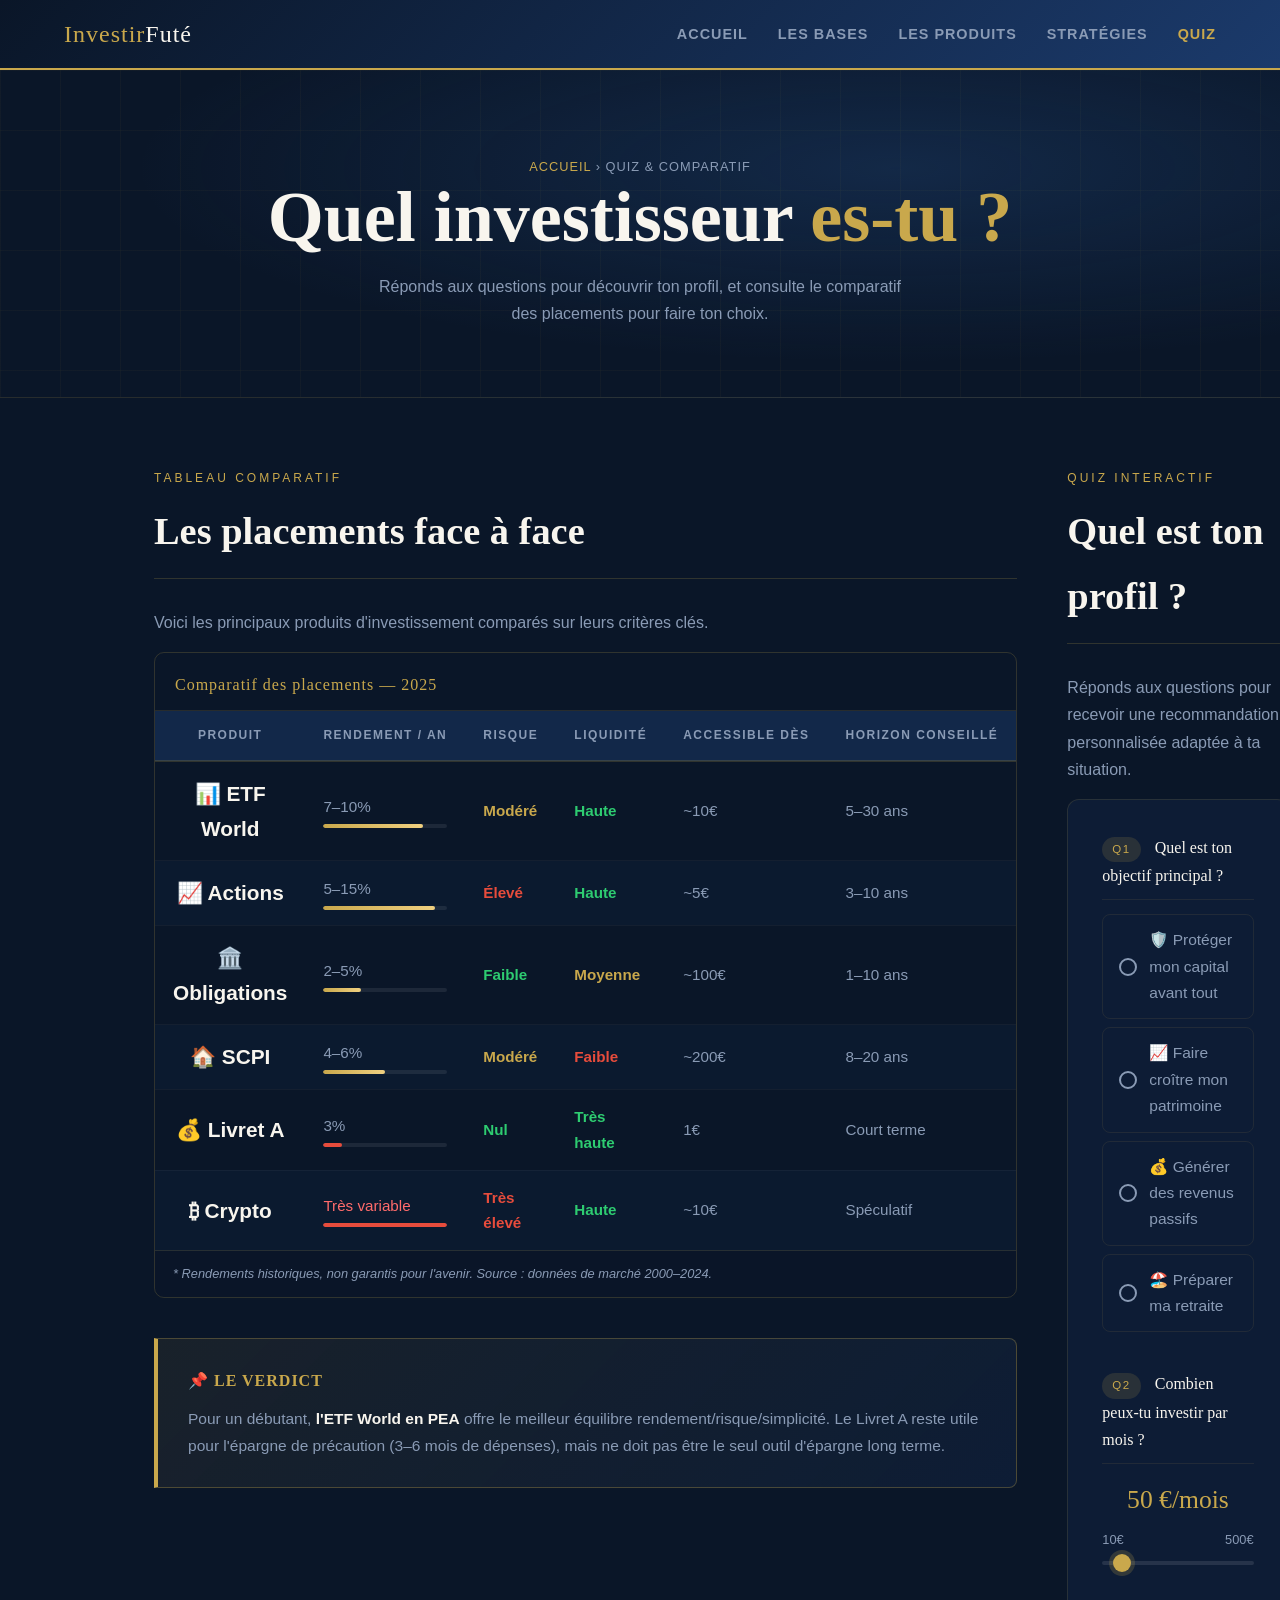
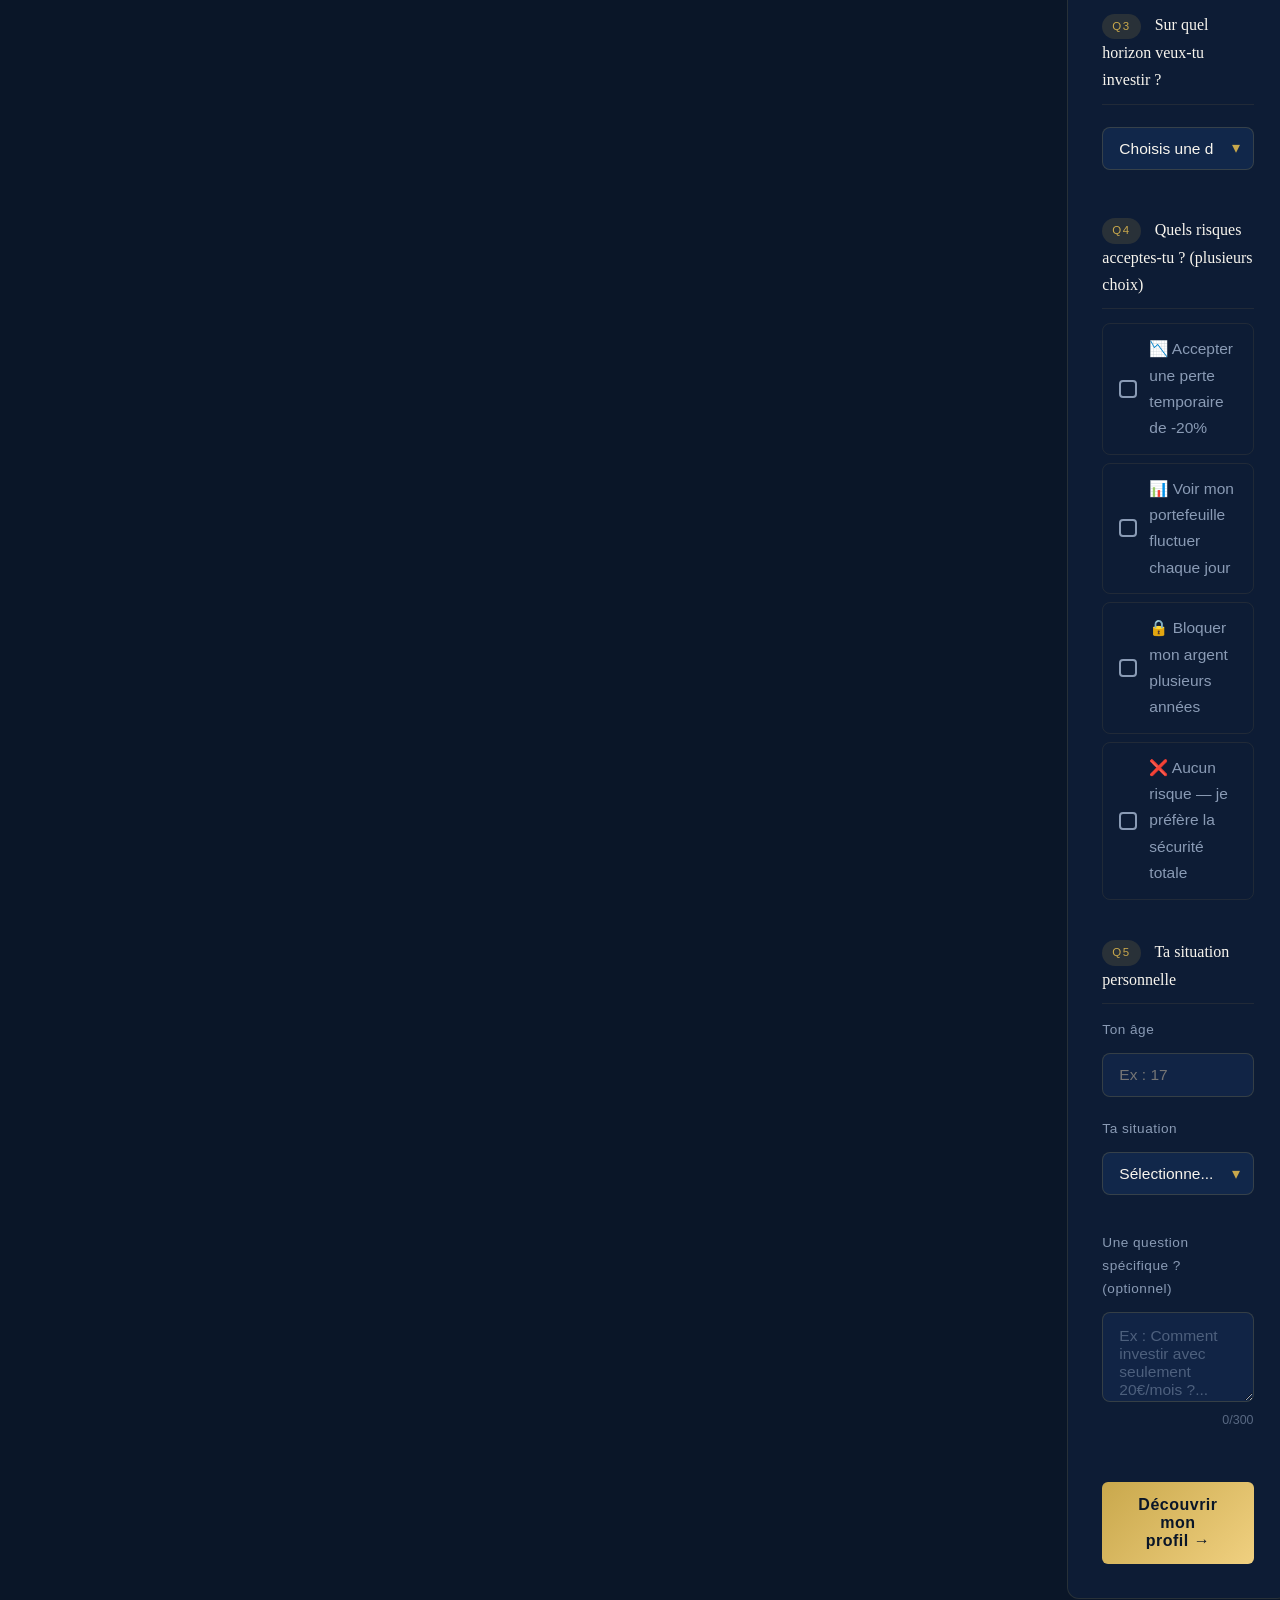
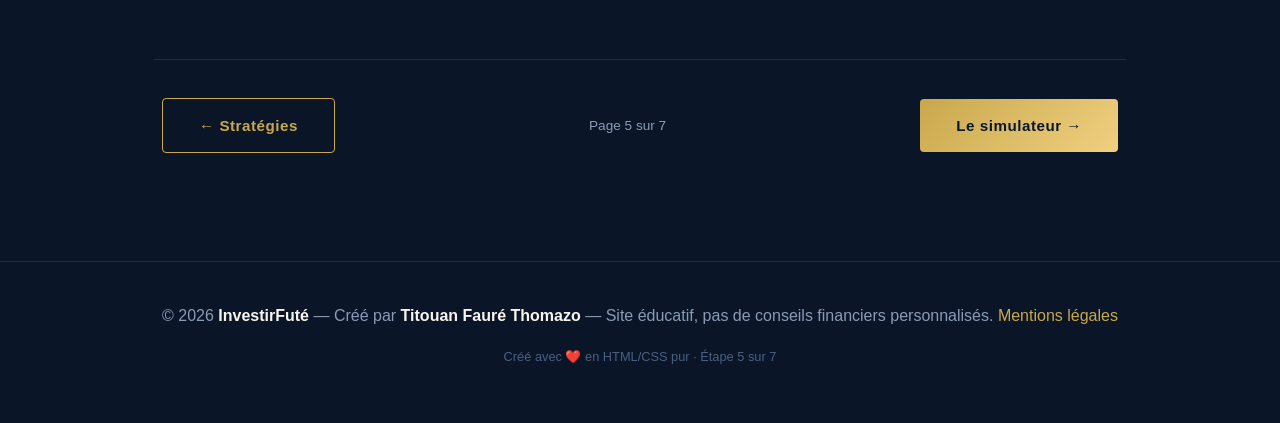
<file: quiz.html>
<!DOCTYPE html>
<html lang="fr">

<head>
  <meta charset="UTF-8">
  <meta name="viewport" content="width=device-width, initial-scale=1.0">
  <title>InvestirFuté — Quiz & Comparatif</title>
  <link rel="stylesheet" href="style.css">

  <style>
    /* ============================================================
       ÉTAPE 5 — TABLEAUX ET FORMULAIRES
       Nouveautés apprises ici :
       1. Balises de tableau : <table> <thead> <tbody> <tr> <th> <td>
       2. Balises de formulaire : <form> <fieldset> <legend>
       3. Inputs : <input> (radio, checkbox, range, text)
       4. <label> lié à un input avec for="id"
       5. <select> et <option>
       6. <textarea>
       7. Mise en forme avancée des tableaux et formulaires
    ============================================================ */


    /* ============================================================
       LAYOUT DEUX COLONNES
    ============================================================ */
    .page-layout {
      display: grid;
      grid-template-columns: 1fr 1fr;
      gap: 50px;
      align-items: start;
      margin-bottom: 60px;
    }

    @media (max-width: 900px) {
      .page-layout { grid-template-columns: 1fr; }
    }


    /* ============================================================
       STYLES DU TABLEAU <table>
    ============================================================ */

    /* Conteneur avec scroll horizontal sur mobile */
    .table-wrap {
      overflow-x: auto;             /* ☝️ scroll horizontal si le tableau est large */
      border-radius: 10px;
      border: 1px solid rgba(201, 168, 76, 0.2);
      margin-bottom: 40px;
    }

    /* BALISE <table> : le tableau lui-même */
    table {
      width: 100%;
      border-collapse: collapse;    /* ☝️ fusionne les bordures des cellules */
      font-size: 0.95rem;
    }

    /* BALISE <caption> : titre du tableau (accessible) */
    caption {
      font-family: var(--font-titre);
      font-size: 1rem;
      color: var(--or);
      text-align: left;
      padding: 18px 20px 12px;
      letter-spacing: 1px;
      border-bottom: 1px solid rgba(201, 168, 76, 0.15);
    }

    /* BALISE <thead> : en-tête du tableau */
    /* BALISE <th> : cellule d'en-tête (gras par défaut) */
    thead th {
      background: rgba(27, 58, 107, 0.5);
      color: var(--gris);
      font-size: 0.75rem;
      letter-spacing: 1.5px;
      text-transform: uppercase;
      padding: 14px 18px;
      text-align: left;
      border-bottom: 2px solid rgba(201, 168, 76, 0.2);
      white-space: nowrap;          /* empêche le texte de passer à la ligne */
    }

    /* Première colonne : texte centré */
    thead th:first-child { text-align: center; }

    /* BALISE <tbody> : corps du tableau */
    /* BALISE <tr> : une ligne */
    /* BALISE <td> : une cellule */
    tbody tr {
      border-bottom: 1px solid rgba(255, 255, 255, 0.04);
      transition: background 0.2s;
    }

    /* Ligne zébrée : une ligne sur deux légèrement différente */
    tbody tr:nth-child(even) {td { background: rgba(27, 58, 107, 0.1); }}

    tbody tr:hover td { background: rgba(201, 168, 76, 0.05); }

    tbody td {
      padding: 14px 18px;
      color: var(--gris);
      vertical-align: middle;       /* ☝️ centre verticalement le contenu */
    }

    /* Première colonne : nom du produit en blanc */
    tbody td:first-child {
      font-weight: 600;
      color: var(--blanc);
      text-align: center;
      font-size: 1.3rem;            /* emoji plus grand */
    }

    /* Cellule avec valeur positive */
    td.positif { color: var(--vert); font-weight: 600; }
    td.negatif { color: var(--rouge); font-weight: 600; }
    td.neutre  { color: var(--or); font-weight: 600; }

    /* Cellule avec barre de rendement intégrée */
    .cell-bar {
      display: flex;
      flex-direction: column;
      gap: 4px;
    }

    .cell-bar-inner {
      height: 4px;
      border-radius: 2px;
      background: rgba(255,255,255,0.08);
      overflow: hidden;
    }

    .cell-bar-fill {
      height: 100%;
      border-radius: 2px;
      background: linear-gradient(90deg, var(--or), var(--or-clair));
    }

    /* BALISE <tfoot> : pied du tableau */
    tfoot td {
      padding: 12px 18px;
      font-size: 0.8rem;
      color: var(--gris);
      font-style: italic;
      border-top: 1px solid rgba(201, 168, 76, 0.15);
      background: rgba(10, 22, 40, 0.3);
    }


    /* ============================================================
       STYLES DU FORMULAIRE <form>
    ============================================================ */

    /* BALISE <form> : conteneur du formulaire */
    .quiz-form {
      background: rgba(27, 58, 107, 0.2);
      border: 1px solid rgba(201, 168, 76, 0.15);
      border-radius: 12px;
      padding: 34px;
    }

    /* BALISE <fieldset> : groupe de champs liés */
    /* Ici chaque question = un fieldset */
    fieldset {
      border: none;                  /* on enlève la bordure par défaut */
      margin-bottom: 30px;
      padding: 0;
    }

    /* BALISE <legend> : titre du groupe de champs */
    legend {
      font-family: var(--font-titre);
      font-size: 1rem;
      color: var(--blanc);
      margin-bottom: 14px;
      width: 100%;
      padding-bottom: 10px;
      border-bottom: 1px solid rgba(201, 168, 76, 0.1);
    }

    legend span {
      display: inline-block;
      background: rgba(201, 168, 76, 0.15);
      color: var(--or);
      font-family: var(--font-corps);
      font-size: 0.72rem;
      letter-spacing: 1.5px;
      text-transform: uppercase;
      padding: 3px 10px;
      border-radius: 50px;
      margin-right: 10px;
      vertical-align: middle;
    }

    /* ---- INPUTS RADIO & CHECKBOX ---- */
    /* Conteneur d'une option (label + input côte à côte) */
    .option {
      display: flex;
      align-items: center;
      gap: 12px;
      padding: 12px 16px;
      border-radius: 8px;
      border: 1px solid rgba(201, 168, 76, 0.1);
      margin-bottom: 8px;
      cursor: pointer;
      transition: background 0.2s, border-color 0.2s;
    }

    .option:hover {
      background: rgba(201, 168, 76, 0.06);
      border-color: rgba(201, 168, 76, 0.25);
    }

    /*
      BALISE <input type="radio"> : choix unique (un seul cochable)
      BALISE <input type="checkbox"> : choix multiple (plusieurs cochables)
      On les cache pour dessiner notre propre bouton
    */
    .option input[type="radio"],
    .option input[type="checkbox"] {
      appearance: none;             /* ☝️ supprime le style natif du navigateur */
      -webkit-appearance: none;
      width: 18px;
      height: 18px;
      border: 2px solid var(--gris);
      border-radius: 50%;           /* cercle pour les radio */
      flex-shrink: 0;
      transition: border-color 0.2s, background 0.2s;
      position: relative;
    }

    /* Checkbox : carré au lieu de cercle */
    .option input[type="checkbox"] { border-radius: 4px; }

    /* Point central quand coché */
    .option input[type="radio"]:checked,
    .option input[type="checkbox"]:checked {
      border-color: var(--or);
      background: var(--or);
    }

    /* Coche blanche à l'intérieur */
    .option input[type="radio"]:checked::after,
    .option input[type="checkbox"]:checked::after {
      content: '';
      position: absolute;
      inset: 3px;
      background: var(--marine);
      border-radius: 50%;
    }
    .option input[type="checkbox"]:checked::after {
      content: '✓';
      color: var(--marine);
      font-size: 10px;
      font-weight: 900;
      display: flex;
      align-items: center;
      justify-content: center;
      inset: 0;
      border-radius: 2px;
    }

    /* Quand coché : la ligne entière se colore */
    .option:has(input:checked) {
      background: rgba(201, 168, 76, 0.1);
      border-color: rgba(201, 168, 76, 0.4);
    }

    /* BALISE <label> : texte cliquable lié à l'input */
    .option label {
      cursor: pointer;
      color: var(--gris);
      font-size: 0.97rem;
      flex: 1;                       /* prend tout l'espace restant */
      transition: color 0.2s;
    }

    .option:has(input:checked) label { color: var(--blanc); }

    /* ---- INPUT RANGE (curseur) ---- */
    /*
      BALISE <input type="range"> : un slider (curseur glissant)
      Utile pour choisir un montant ou une durée
    */
    .range-wrap {
      display: flex;
      flex-direction: column;
      gap: 10px;
      margin: 8px 0 16px;
    }

    .range-labels {
      display: flex;
      justify-content: space-between;
      font-size: 0.8rem;
      color: var(--gris);
    }

    input[type="range"] {
      appearance: none;
      -webkit-appearance: none;
      width: 100%;
      height: 4px;
      background: rgba(255,255,255,0.1);
      border-radius: 2px;
      outline: none;
      cursor: pointer;
    }

    /* La partie gauche (remplie) du slider */
    input[type="range"]::-webkit-slider-thumb {
      appearance: none;
      -webkit-appearance: none;
      width: 18px;
      height: 18px;
      background: var(--or);
      border-radius: 50%;
      cursor: pointer;
      box-shadow: 0 0 0 4px rgba(201,168,76,0.2);
      transition: box-shadow 0.2s;
    }

    input[type="range"]::-webkit-slider-thumb:hover {
      box-shadow: 0 0 0 8px rgba(201,168,76,0.15);
    }

    /* Affichage de la valeur courante du slider */
    .range-value {
      font-family: var(--font-titre);
      font-size: 1.6rem;
      color: var(--or);
      text-align: center;
    }

    /* ---- INPUT SELECT (liste déroulante) ---- */
    /*
      BALISE <select> : menu déroulant
      BALISE <option> : chaque choix dans le menu
    */
    .select-wrap {
      position: relative;
      margin: 8px 0 16px;
    }

    select {
      width: 100%;
      padding: 12px 40px 12px 16px;
      background: rgba(27, 58, 107, 0.4);
      border: 1px solid rgba(201, 168, 76, 0.2);
      border-radius: 8px;
      color: var(--blanc);
      font-family: var(--font-corps);
      font-size: 0.97rem;
      appearance: none;             /* ☝️ supprime la flèche native */
      cursor: pointer;
      outline: none;
      transition: border-color 0.2s;
    }

    select:focus { border-color: var(--or); }

    /* Flèche personnalisée avec CSS */
    .select-wrap::after {
      content: '▾';
      position: absolute;
      right: 14px;
      top: 50%;
      transform: translateY(-50%);
      color: var(--or);
      pointer-events: none;        /* la flèche ne bloque pas les clics */
    }

    /* Options du select */
    option {
      background: #0e1f3a;
      color: var(--blanc);
    }

    /* ---- TEXTAREA ---- */
    /*
      BALISE <textarea> : zone de texte multi-lignes
    */
    textarea {
      width: 100%;
      padding: 14px 16px;
      background: rgba(27, 58, 107, 0.3);
      border: 1px solid rgba(201, 168, 76, 0.2);
      border-radius: 8px;
      color: var(--blanc);
      font-family: var(--font-corps);
      font-size: 0.97rem;
      resize: vertical;             /* ☝️ redimensionnable en hauteur seulement */
      min-height: 90px;
      outline: none;
      transition: border-color 0.2s;
      margin-top: 8px;
    }

    textarea:focus { border-color: var(--or); }

    textarea::placeholder { color: rgba(138, 155, 181, 0.5); }

    /* ---- INPUT TEXT ---- */
    input[type="text"],
    input[type="email"],
    input[type="number"] {
      width: 100%;
      padding: 12px 16px;
      background: rgba(27, 58, 107, 0.3);
      border: 1px solid rgba(201, 168, 76, 0.2);
      border-radius: 8px;
      color: var(--blanc);
      font-family: var(--font-corps);
      font-size: 0.97rem;
      outline: none;
      transition: border-color 0.2s;
      margin-top: 8px;
    }

    input[type="text"]:focus,
    input[type="email"]:focus,
    input[type="number"]:focus { border-color: var(--or); }

    /* ---- BOUTON SUBMIT ---- */
    /*
      BALISE <button type="submit"> : soumet le formulaire
    */
    .submit-wrap {
      display: flex;
      justify-content: flex-end;
      margin-top: 10px;
    }

    button[type="submit"] {
      background: linear-gradient(135deg, var(--or), var(--or-clair));
      color: var(--marine);
      border: none;
      padding: 14px 36px;
      border-radius: 6px;
      font-family: var(--font-corps);
      font-size: 1rem;
      font-weight: 700;
      cursor: pointer;
      letter-spacing: 0.5px;
      transition: transform 0.2s, box-shadow 0.2s;
    }

    button[type="submit"]:hover {
      transform: translateY(-2px);
      box-shadow: 0 8px 25px rgba(201,168,76,0.3);
    }

    button[type="submit"]:active { transform: translateY(0); }

    /* ---- LABEL FLOTTANT ---- */
    /* Groupe label au-dessus de l'input */
    .field-group {
      display: flex;
      flex-direction: column;
      gap: 4px;
      margin-bottom: 20px;
    }

    /* BALISE <label> autonome (au-dessus de l'input) */
    .field-group > label {
      font-size: 0.85rem;
      color: var(--gris);
      letter-spacing: 0.5px;
    }

    /* Compteur de caractères sous le textarea */
    .field-hint {
      font-size: 0.78rem;
      color: rgba(138,155,181,0.6);
      text-align: right;
      margin-top: 4px;
    }


    /* ============================================================
       RÉSULTAT DU QUIZ (caché, affiché après soumission avec JS à l'étape 6)
    ============================================================ */
    .resultat {
      display: none;  /* sera affiché via JS à l'étape 6 */
      background: linear-gradient(135deg, rgba(201,168,76,0.1), rgba(27,58,107,0.3));
      border: 1px solid rgba(201,168,76,0.3);
      border-radius: 12px;
      padding: 30px;
      text-align: center;
      margin-top: 24px;
    }


    /* Hamburger (étape 4) */
    #menu-toggle { display: none; }
    .hamburger { display: none; flex-direction: column; gap: 5px; cursor: pointer; padding: 8px; }
    .hamburger span { display: block; width: 24px; height: 2px; background: var(--or); border-radius: 2px; transition: transform 0.3s, opacity 0.3s; }
    #menu-toggle:checked ~ header .hamburger span:nth-child(1) { transform: translateY(7px) rotate(45deg); }
    #menu-toggle:checked ~ header .hamburger span:nth-child(2) { opacity: 0; }
    #menu-toggle:checked ~ header .hamburger span:nth-child(3) { transform: translateY(-7px) rotate(-45deg); }
    #menu-toggle:checked ~ header nav ul { display: flex !important; flex-direction: column; position: fixed; top: 70px; left: 0; right: 0; background: var(--marine); border-bottom: 2px solid var(--or); padding: 20px; gap: 0; z-index: 99; }
    #menu-toggle:checked ~ header nav ul li a { display: block; padding: 14px 0; border-bottom: 1px solid rgba(201,168,76,0.1); font-size: 1rem; }
    @media (max-width: 768px) { .hamburger { display: flex; } nav ul { display: none; } }

  </style>
</head>

<body>

  <input type="checkbox" id="menu-toggle">

  <!-- HEADER -->
  <header>
    <a href="index.html" class="logo">Investir<span>Futé</span></a>
    <nav>
      <ul>
        <li><a href="index.html">Accueil</a></li>
        <li><a href="les-bases.html">Les bases</a></li>
        <li><a href="les-produits.html">Les produits</a></li>
        <li><a href="strategies.html">Stratégies</a></li>
        <li><a href="quiz.html" class="actif">Quiz</a></li>
      </ul>
    </nav>
    <label for="menu-toggle" class="hamburger" aria-label="Menu">
      <span></span><span></span><span></span>
    </label>
  </header>

  <!-- BANNIÈRE -->
  <section class="page-banner">
    <p class="breadcrumb"><a href="index.html">Accueil</a> › Quiz & Comparatif</p>
    <h1>Quel investisseur <em>es-tu ?</em></h1>
    <p>Réponds aux questions pour découvrir ton profil, et consulte
       le comparatif des placements pour faire ton choix.</p>
  </section>

  <main>

    <div class="page-layout">

      <!-- =====================================================
           PARTIE GAUCHE : LE TABLEAU COMPARATIF
           Nouvelles balises : <table> <caption> <thead> <tbody>
                               <tfoot> <tr> <th> <td>
      ===================================================== -->
      <div>

        <span class="section-label">Tableau comparatif</span>
        <h2>Les placements face à face</h2>
        <p>
          Voici les principaux produits d'investissement comparés
          sur leurs critères clés.
        </p>

        <!-- BALISE <div class="table-wrap"> : rend le tableau scrollable sur mobile -->
        <div class="table-wrap">

          <!--
            BALISE <table> : structure le tableau
            border-collapse (CSS) : fusionne les bordures
          -->
          <table>

            <!-- BALISE <caption> : titre du tableau -->
            <caption>Comparatif des placements — 2025</caption>

            <!--
              BALISE <thead> : section d'en-tête du tableau
              Contient les <th> (cellules d'en-tête)
            -->
            <thead>
              <!-- BALISE <tr> : une ligne du tableau -->
              <tr>
                <!-- BALISE <th> : cellule d'en-tête (gras, centré par défaut) -->
                <th>Produit</th>
                <th>Rendement / an</th>
                <th>Risque</th>
                <th>Liquidité</th>
                <th>Accessible dès</th>
                <th>Horizon conseillé</th>
              </tr>
            </thead>

            <!--
              BALISE <tbody> : corps du tableau
              Contient les lignes de données
            -->
            <tbody>

              <!-- BALISE <tr> : chaque ligne = un produit financier -->
              <tr>
                <!-- BALISE <td> : cellule de données -->
                <td>📊 ETF World</td>
                <td>
                  <!--
                    Cellule avec mini barre de rendement intégrée.
                    On peut mettre du HTML dans une <td> !
                  -->
                  <div class="cell-bar">
                    <span class="positif">7–10%</span>
                    <div class="cell-bar-inner">
                      <div class="cell-bar-fill" style="width:80%"></div>
                    </div>
                  </div>
                </td>
                <td class="neutre">Modéré</td>
                <td class="positif">Haute</td>
                <td>~10€</td>
                <td>5–30 ans</td>
              </tr>

              <tr>
                <td>📈 Actions</td>
                <td>
                  <div class="cell-bar">
                    <span class="positif">5–15%</span>
                    <div class="cell-bar-inner">
                      <div class="cell-bar-fill" style="width:90%"></div>
                    </div>
                  </div>
                </td>
                <td class="negatif">Élevé</td>
                <td class="positif">Haute</td>
                <td>~5€</td>
                <td>3–10 ans</td>
              </tr>

              <tr>
                <td>🏛️ Obligations</td>
                <td>
                  <div class="cell-bar">
                    <span class="neutre">2–5%</span>
                    <div class="cell-bar-inner">
                      <div class="cell-bar-fill" style="width:30%"></div>
                    </div>
                  </div>
                </td>
                <td class="positif">Faible</td>
                <td class="neutre">Moyenne</td>
                <td>~100€</td>
                <td>1–10 ans</td>
              </tr>

              <tr>
                <td>🏠 SCPI</td>
                <td>
                  <div class="cell-bar">
                    <span class="neutre">4–6%</span>
                    <div class="cell-bar-inner">
                      <div class="cell-bar-fill" style="width:50%"></div>
                    </div>
                  </div>
                </td>
                <td class="neutre">Modéré</td>
                <td class="negatif">Faible</td>
                <td>~200€</td>
                <td>8–20 ans</td>
              </tr>

              <tr>
                <td>💰 Livret A</td>
                <td>
                  <div class="cell-bar">
                    <span class="negatif">3%</span>
                    <div class="cell-bar-inner">
                      <div class="cell-bar-fill" style="width:15%; background: var(--rouge)"></div>
                    </div>
                  </div>
                </td>
                <td class="positif">Nul</td>
                <td class="positif">Très haute</td>
                <td>1€</td>
                <td>Court terme</td>
              </tr>

              <tr>
                <td>₿ Crypto</td>
                <td>
                  <div class="cell-bar">
                    <span style="color:#ff6b6b">Très variable</span>
                    <div class="cell-bar-inner">
                      <div class="cell-bar-fill" style="width:100%; background: var(--rouge)"></div>
                    </div>
                  </div>
                </td>
                <td class="negatif">Très élevé</td>
                <td class="positif">Haute</td>
                <td>~10€</td>
                <td>Spéculatif</td>
              </tr>

            </tbody>

            <!--
              BALISE <tfoot> : pied du tableau
              Utile pour les notes, totaux ou sources
            -->
            <tfoot>
              <tr>
                <!--
                  colspan="6" : la cellule s'étend sur 6 colonnes
                  (fusionne toutes les colonnes)
                -->
                <td colspan="6">
                  * Rendements historiques, non garantis pour l'avenir. Source : données de marché 2000–2024.
                </td>
              </tr>
            </tfoot>

          </table>
          <!-- ☝️ Fin <table> -->

        </div>
        <!-- ☝️ Fin .table-wrap -->

        <!-- Encart récapitulatif -->
        <aside>
          <h3>📌 Le verdict</h3>
          <p>
            Pour un débutant, <strong>l'ETF World en PEA</strong> offre le meilleur
            équilibre rendement/risque/simplicité. Le Livret A reste utile pour
            l'épargne de précaution (3–6 mois de dépenses), mais ne doit pas
            être le seul outil d'épargne long terme.
          </p>
        </aside>

      </div>
      <!-- ☝️ Fin colonne gauche (tableau) -->


      <!-- =====================================================
           PARTIE DROITE : LE QUIZ (FORMULAIRE)
           Nouvelles balises : <form> <fieldset> <legend>
                               <input> <label> <select> <textarea>
                               <button>
      ===================================================== -->
      <div>

        <span class="section-label">Quiz interactif</span>
        <h2>Quel est ton profil ?</h2>
        <p>
          Réponds aux questions pour recevoir une recommandation
          personnalisée adaptée à ta situation.
        </p>

        <!--
          BALISE <form> : conteneur du formulaire
          action="#" : URL de traitement (ici fictive, JS à l'étape 6)
          novalidate : on gère la validation nous-mêmes (en JS)
        -->
        <form class="quiz-form" id="quiz" action="#" novalidate>

          <!-- ============================================
               QUESTION 1 — INPUT RADIO
               <fieldset> groupe les options d'une question
               <legend> est le titre du groupe
               <input type="radio"> = un seul choix possible
          ============================================ -->
          <fieldset>
            <legend>
              <span>Q1</span> Quel est ton objectif principal ?
            </legend>

            <!-- Chaque option = <div class="option"> contenant input + label -->
            <div class="option">
              <!--
                BALISE <input type="radio"> :
                - name="objectif" : regroupe les radios (un seul cochable)
                - value="securite" : valeur envoyée si coché
                - id="obj1" : identifiant unique pour le <label>
              -->
              <input type="radio" name="objectif" value="securite" id="obj1">
              <!--
                BALISE <label for="obj1"> :
                - for="obj1" lie le label à l'input id="obj1"
                - Cliquer sur le label coche l'input automatiquement !
              -->
              <label for="obj1">🛡️ Protéger mon capital avant tout</label>
            </div>

            <div class="option">
              <input type="radio" name="objectif" value="croissance" id="obj2">
              <label for="obj2">📈 Faire croître mon patrimoine</label>
            </div>

            <div class="option">
              <input type="radio" name="objectif" value="revenus" id="obj3">
              <label for="obj3">💰 Générer des revenus passifs</label>
            </div>

            <div class="option">
              <input type="radio" name="objectif" value="retraite" id="obj4">
              <label for="obj4">🏖️ Préparer ma retraite</label>
            </div>
          </fieldset>


          <!-- ============================================
               QUESTION 2 — INPUT RANGE (curseur)
               <input type="range"> : valeur glissante
          ============================================ -->
          <fieldset>
            <legend>
              <span>Q2</span> Combien peux-tu investir par mois ?
            </legend>

            <!-- Affichage de la valeur en temps réel (mis à jour par JS Étape 6) -->
            <div class="range-value" id="range-display">50 €/mois</div>

            <div class="range-wrap">
              <div class="range-labels">
                <span>10€</span>
                <span>500€</span>
              </div>
              <!--
                BALISE <input type="range"> :
                - min / max : valeurs extrêmes
                - value : valeur par défaut
                - step : pas de déplacement
                - id="montant" : pour le lier au JS
                - oninput : appelle une fonction JS à chaque déplacement
                  (avant-goût de l'étape 6 !)
              -->
              <input type="range"
                     id="montant"
                     name="montant"
                     min="10"
                     max="500"
                     value="50"
                     step="10"
                     oninput="document.getElementById('range-display').textContent = this.value + ' €/mois'">
            </div>
          </fieldset>


          <!-- ============================================
               QUESTION 3 — SELECT (liste déroulante)
          ============================================ -->
          <fieldset>
            <legend>
              <span>Q3</span> Sur quel horizon veux-tu investir ?
            </legend>

            <div class="select-wrap">
              <!--
                BALISE <select> : menu déroulant
                name="horizon" : nom du champ pour le formulaire
              -->
              <select name="horizon" id="horizon">
                <!--
                  BALISE <option> : chaque choix du menu
                  value="" : valeur envoyée si sélectionnée
                  selected : option sélectionnée par défaut
                -->
                <option value="" disabled selected>Choisis une durée...</option>
                <option value="court">Moins de 3 ans (court terme)</option>
                <option value="moyen">3 à 7 ans (moyen terme)</option>
                <option value="long">7 à 15 ans (long terme)</option>
                <option value="tres-long">Plus de 15 ans (très long terme)</option>
              </select>
            </div>
          </fieldset>


          <!-- ============================================
               QUESTION 4 — CHECKBOX (choix multiple)
               Contrairement aux radio, plusieurs cochables !
          ============================================ -->
          <fieldset>
            <legend>
              <span>Q4</span> Quels risques acceptes-tu ? (plusieurs choix)
            </legend>

            <div class="option">
              <!--
                BALISE <input type="checkbox"> :
                Chaque checkbox a son propre name.
                Plusieurs peuvent être cochées en même temps !
              -->
              <input type="checkbox" name="risque_perte" value="oui" id="r1">
              <label for="r1">📉 Accepter une perte temporaire de -20%</label>
            </div>

            <div class="option">
              <input type="checkbox" name="risque_volatilite" value="oui" id="r2">
              <label for="r2">📊 Voir mon portefeuille fluctuer chaque jour</label>
            </div>

            <div class="option">
              <input type="checkbox" name="risque_blocage" value="oui" id="r3">
              <label for="r3">🔒 Bloquer mon argent plusieurs années</label>
            </div>

            <div class="option">
              <input type="checkbox" name="risque_zero" value="oui" id="r4">
              <label for="r4">❌ Aucun risque — je préfère la sécurité totale</label>
            </div>
          </fieldset>


          <!-- ============================================
               QUESTION 5 — INPUT TEXT + SELECT combinés
          ============================================ -->
          <fieldset>
            <legend>
              <span>Q5</span> Ta situation personnelle
            </legend>

            <!-- Groupe : label au-dessus de l'input -->
            <div class="field-group">
              <!--
                BALISE <label> : texte descriptif au-dessus du champ
                for="age" lie ce label à l'input id="age"
              -->
              <label for="age">Ton âge</label>
              <!--
                BALISE <input type="number"> :
                Accepte uniquement des chiffres.
                min/max : valeurs autorisées
                placeholder : texte indicatif dans le champ vide
              -->
              <input type="number"
                     id="age"
                     name="age"
                     min="15"
                     max="99"
                     placeholder="Ex : 17">
            </div>

            <div class="field-group">
              <label for="situation">Ta situation</label>
              <div class="select-wrap">
                <select id="situation" name="situation">
                  <option value="" disabled selected>Sélectionne...</option>
                  <option value="lyceen">Lycéen(ne)</option>
                  <option value="etudiant">Étudiant(e)</option>
                  <option value="salarie">Salarié(e)</option>
                  <option value="independant">Indépendant(e)</option>
                </select>
              </div>
            </div>

            <!-- BALISE <textarea> : champ de texte libre multi-lignes -->
            <div class="field-group">
              <label for="question">Une question spécifique ? (optionnel)</label>
              <textarea
                id="question"
                name="question"
                rows="3"
                maxlength="300"
                placeholder="Ex : Comment investir avec seulement 20€/mois ?..."
                oninput="document.getElementById('char-count').textContent = this.value.length + '/300'"
              ></textarea>
              <!-- Compteur de caractères mis à jour par JS -->
              <span class="field-hint" id="char-count">0/300</span>
            </div>

          </fieldset>


          <!-- ============================================
               BOUTON DE SOUMISSION
               <button type="submit"> envoie le formulaire
          ============================================ -->
          <div class="submit-wrap">
            <!--
              BALISE <button type="submit"> :
              Déclenche la soumission du formulaire.
              On ajoutera la gestion en JS à l'étape 6.
            -->
            <button type="submit">
              Découvrir mon profil →
            </button>
          </div>

          <!-- Zone résultat (affichée par JS à l'étape 6) -->
          <div class="resultat" id="resultat">
            <span style="font-size:2.5rem">🎉</span>
            <h3 style="margin:12px 0 8px; color:var(--blanc)">Ton profil : <span id="profil-nom">Investisseur équilibré</span></h3>
            <p id="profil-desc" style="max-width:100%; margin:0"></p>
          </div>

        </form>
        <!-- ☝️ Fin <form> -->

      </div>
      <!-- ☝️ Fin colonne droite (formulaire) -->

    </div>
    <!-- ☝️ Fin .page-layout -->


    <!-- Navigation entre pages -->
    <div class="nav-pages">
      <a href="strategies.html" class="btn btn-contour">← Stratégies</a>
      <span style="color:var(--gris); font-size:0.85rem;">Page 5 sur 7</span>
      <a href="#" class="btn btn-or">Le simulateur →</a>
    </div>

  </main>

  <!-- FOOTER -->
  <footer>
    <p>
      &copy; 2026 <strong>InvestirFuté</strong> — Créé par <strong>Titouan Fauré Thomazo</strong> —
      Site éducatif, pas de conseils financiers personnalisés.
      <a href="#">Mentions légales</a>
    </p>
    <p class="footer-sub">Créé avec ❤️ en HTML/CSS pur · Étape 5 sur 7</p>
  </footer>

  <script src="app.js"></script>
</body>
</html>
</file>
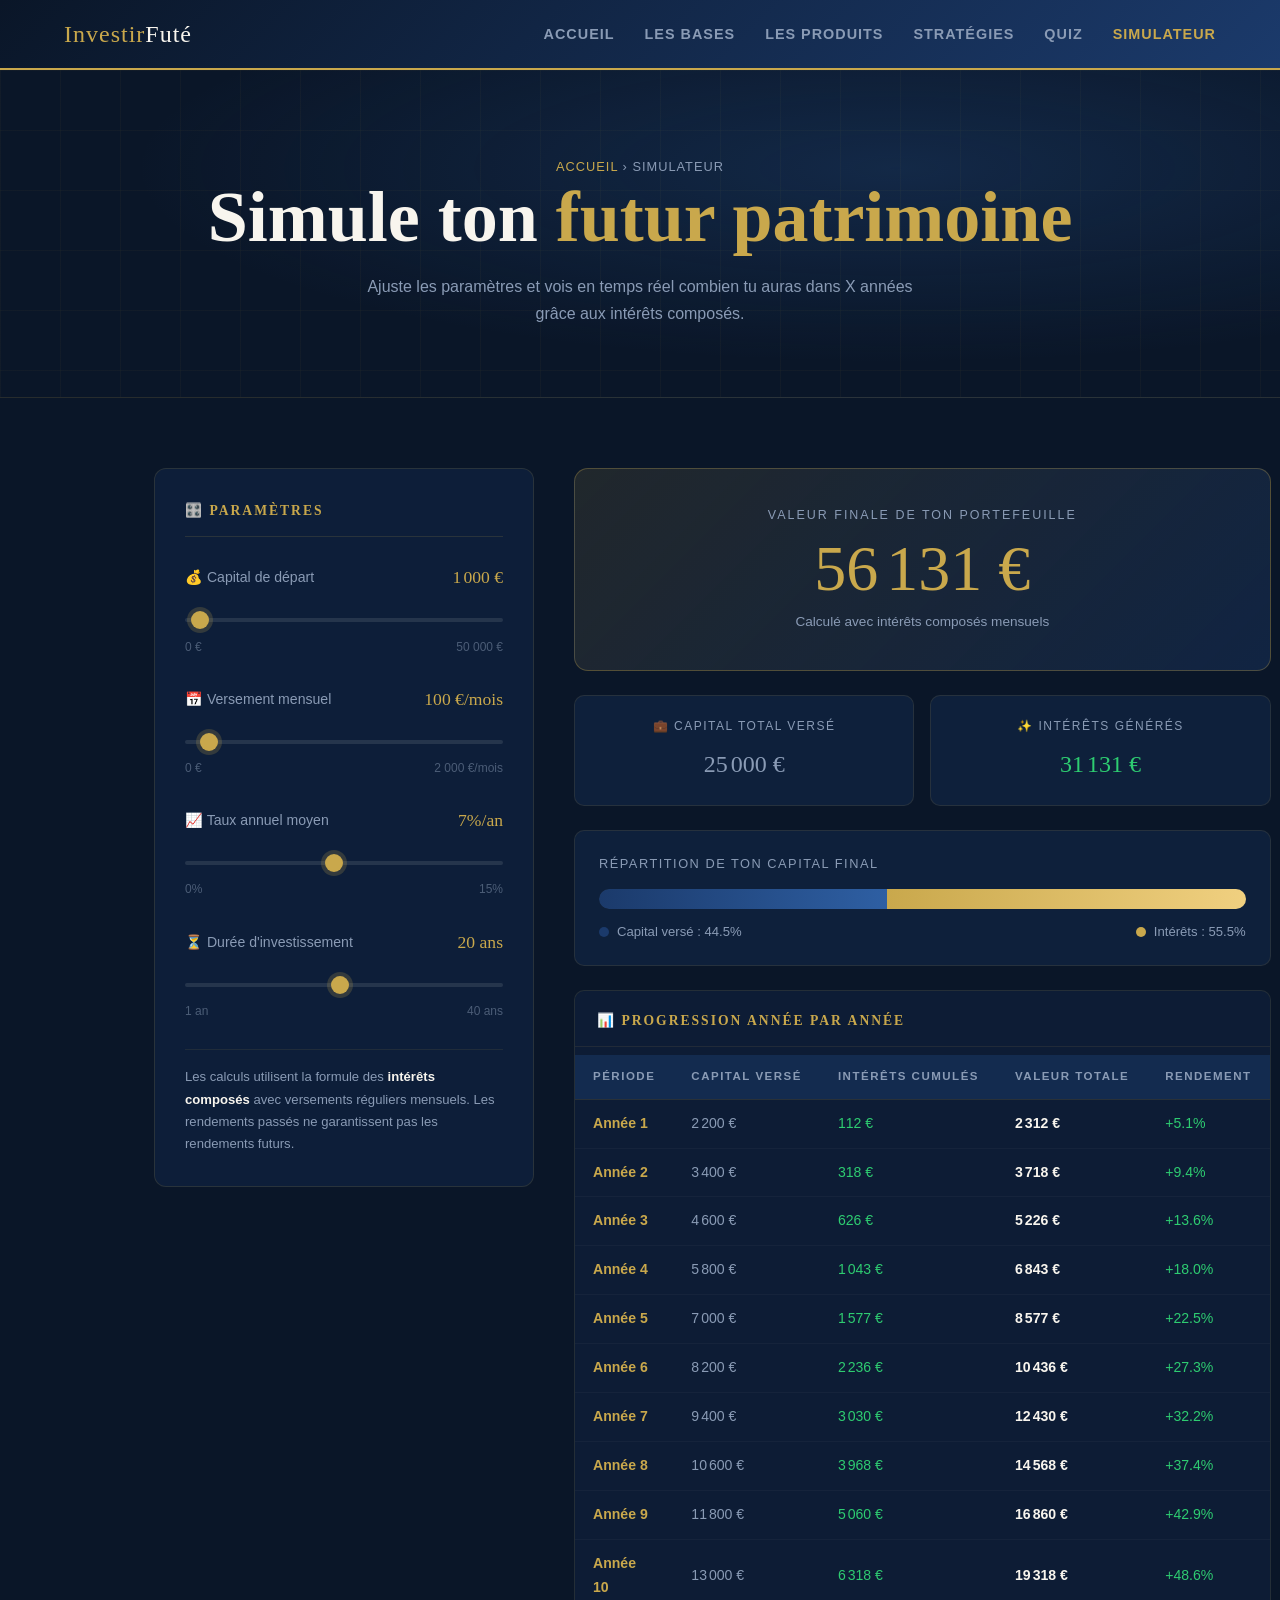
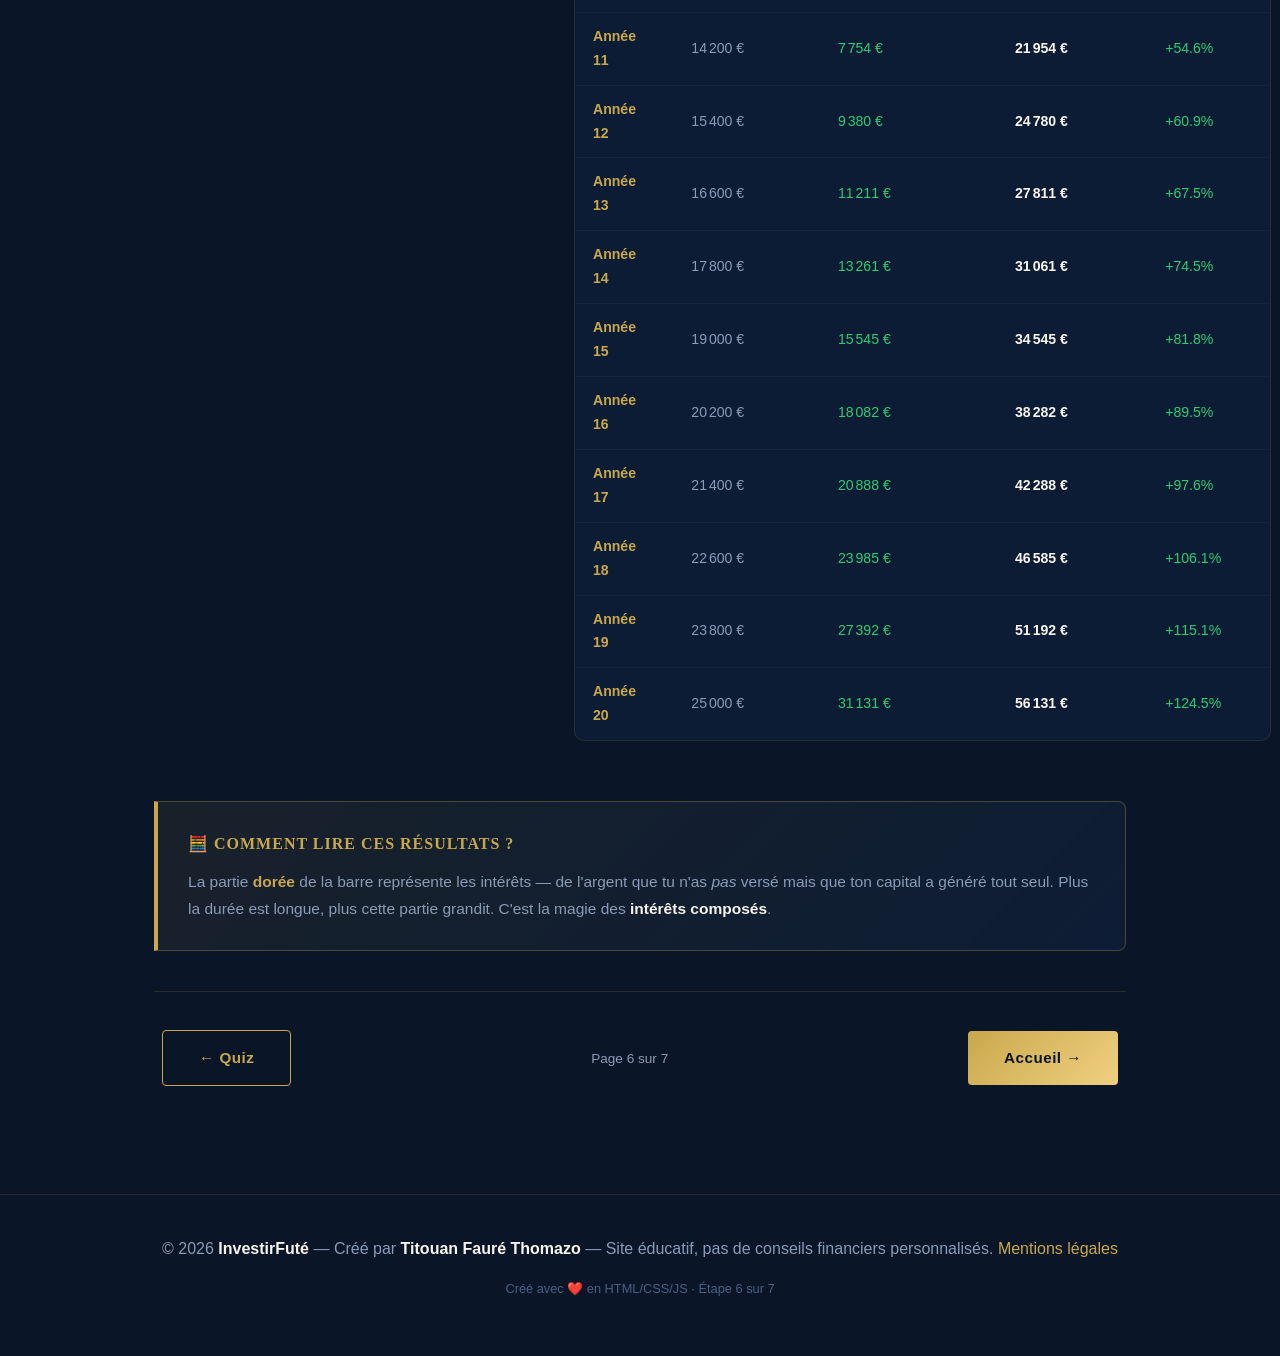
<file: simulateur.html>
<!DOCTYPE html>
<html lang="fr">

<head>
  <meta charset="UTF-8">
  <meta name="viewport" content="width=device-width, initial-scale=1.0">
  <title>InvestirFuté — Simulateur</title>
  <link rel="stylesheet" href="style.css">

  <style>
    /* ============================================================
       STYLES DU SIMULATEUR
    ============================================================ */

    /* Hamburger mobile */
    #menu-toggle { display: none; }
    .hamburger { display: none; flex-direction: column; gap: 5px; cursor: pointer; padding: 8px; }
    .hamburger span { display: block; width: 24px; height: 2px; background: var(--or); border-radius: 2px; transition: transform 0.3s, opacity 0.3s; }
    #menu-toggle:checked ~ header .hamburger span:nth-child(1) { transform: translateY(7px) rotate(45deg); }
    #menu-toggle:checked ~ header .hamburger span:nth-child(2) { opacity: 0; }
    #menu-toggle:checked ~ header .hamburger span:nth-child(3) { transform: translateY(-7px) rotate(-45deg); }
    #menu-toggle:checked ~ header nav ul { display: flex !important; flex-direction: column; position: fixed; top: 70px; left: 0; right: 0; background: var(--marine); border-bottom: 2px solid var(--or); padding: 20px; gap: 0; z-index: 99; }
    #menu-toggle:checked ~ header nav ul li a { display: block; padding: 14px 0; border-bottom: 1px solid rgba(201,168,76,0.1); font-size: 1rem; }
    @media (max-width: 768px) { .hamburger { display: flex; } nav ul { display: none; } }

    /* Layout simulateur */
    .sim-layout {
      display: grid;
      grid-template-columns: 380px 1fr;
      gap: 40px;
      align-items: start;
      margin-bottom: 60px;
    }

    @media (max-width: 960px) {
      .sim-layout { grid-template-columns: 1fr; }
    }

    /* Panneau de contrôle (les sliders) */
    .sim-controles {
      background: rgba(27,58,107,0.25);
      border: 1px solid rgba(201,168,76,0.15);
      border-radius: 12px;
      padding: 30px;
      position: sticky;
      top: 90px;
    }

    .sim-controles h3 {
      font-size: 0.85rem;
      letter-spacing: 2px;
      text-transform: uppercase;
      margin-bottom: 26px;
      padding-bottom: 14px;
      border-bottom: 1px solid rgba(201,168,76,0.15);
    }

    /* Groupe slider */
    .slider-groupe {
      margin-bottom: 28px;
    }

    .slider-row {
      display: flex;
      justify-content: space-between;
      align-items: center;
      margin-bottom: 10px;
    }

    .slider-label {
      font-size: 0.88rem;
      color: var(--gris);
    }

    /* Valeur affichée en direct à côté du slider */
    .slider-val {
      font-family: var(--font-titre);
      font-size: 1.1rem;
      color: var(--or);
      min-width: 100px;
      text-align: right;
    }

    input[type="range"] {
      appearance: none; -webkit-appearance: none;
      width: 100%; height: 4px;
      background: rgba(255,255,255,0.1);
      border-radius: 2px; outline: none; cursor: pointer;
    }
    input[type="range"]::-webkit-slider-thumb {
      appearance: none; -webkit-appearance: none;
      width: 18px; height: 18px;
      background: var(--or); border-radius: 50%; cursor: pointer;
      box-shadow: 0 0 0 4px rgba(201,168,76,0.2);
      transition: box-shadow 0.2s;
    }
    input[type="range"]::-webkit-slider-thumb:hover {
      box-shadow: 0 0 0 8px rgba(201,168,76,0.15);
    }

    .slider-minmax {
      display: flex;
      justify-content: space-between;
      font-size: 0.75rem;
      color: rgba(138,155,181,0.5);
      margin-top: 6px;
    }

    /* Résultats principaux */
    .sim-resultats { display: flex; flex-direction: column; gap: 24px; }

    /* Grande carte résultat */
    .res-hero {
      background: linear-gradient(135deg, rgba(201,168,76,0.12), rgba(27,58,107,0.4));
      border: 1px solid rgba(201,168,76,0.3);
      border-radius: 14px;
      padding: 36px;
      text-align: center;
    }

    .res-hero-label {
      font-size: 0.78rem;
      color: var(--gris);
      letter-spacing: 2px;
      text-transform: uppercase;
      margin-bottom: 10px;
    }

    /* Le grand chiffre du résultat final */
    #res-total {
      font-family: var(--font-titre);
      font-size: clamp(2.5rem, 6vw, 4rem);
      color: var(--or);
      display: block;
      margin-bottom: 6px;
      line-height: 1;
    }

    .res-hero small {
      font-size: 0.85rem;
      color: var(--gris);
    }

    /* Grille de 2 petites cartes */
    .res-mini-grid {
      display: grid;
      grid-template-columns: 1fr 1fr;
      gap: 16px;
    }

    .res-mini {
      background: rgba(27,58,107,0.3);
      border: 1px solid rgba(201,168,76,0.12);
      border-radius: 10px;
      padding: 20px;
      text-align: center;
    }

    .res-mini-label {
      font-size: 0.75rem;
      color: var(--gris);
      letter-spacing: 1.5px;
      text-transform: uppercase;
      margin-bottom: 8px;
      display: block;
    }

    .res-mini-val {
      font-family: var(--font-titre);
      font-size: 1.5rem;
      display: block;
    }

    /* Barre de répartition capital / gains */
    .res-barre-wrap {
      background: rgba(27,58,107,0.3);
      border: 1px solid rgba(201,168,76,0.12);
      border-radius: 10px;
      padding: 22px 24px;
    }

    .barre-titre {
      font-size: 0.8rem;
      color: var(--gris);
      letter-spacing: 1.5px;
      text-transform: uppercase;
      margin-bottom: 14px;
    }

    .barre-stack {
      display: flex;
      height: 20px;
      border-radius: 10px;
      overflow: hidden;
      background: rgba(255,255,255,0.05);
      margin-bottom: 12px;
    }

    /* Les deux segments de la barre */
    #barre-verse {
      background: linear-gradient(90deg, var(--bleu), #2E5FA3);
      height: 100%;
      transition: width 0.8s cubic-bezier(0.4,0,0.2,1);
      border-radius: 10px 0 0 10px;
    }

    #barre-gains {
      background: linear-gradient(90deg, var(--or), var(--or-clair));
      height: 100%;
      transition: width 0.8s cubic-bezier(0.4,0,0.2,1);
    }

    .barre-legende {
      display: flex;
      justify-content: space-between;
      font-size: 0.82rem;
    }

    .legende-item {
      display: flex;
      align-items: center;
      gap: 8px;
      color: var(--gris);
    }

    .legende-dot {
      width: 10px; height: 10px;
      border-radius: 50%;
      flex-shrink: 0;
    }

    /* Tableau annuel */
    .res-tableau {
      background: rgba(27,58,107,0.2);
      border: 1px solid rgba(201,168,76,0.12);
      border-radius: 10px;
      overflow: hidden;
    }

    .res-tableau h3 {
      padding: 18px 22px 14px;
      font-size: 0.85rem;
      letter-spacing: 2px;
      text-transform: uppercase;
      border-bottom: 1px solid rgba(201,168,76,0.1);
    }

    .tableau-scroll { overflow-x: auto; }

    .res-tableau table {
      width: 100%;
      border-collapse: collapse;
      font-size: 0.88rem;
    }

    .res-tableau thead th {
      background: rgba(27,58,107,0.5);
      color: var(--gris);
      font-size: 0.72rem;
      letter-spacing: 1.5px;
      text-transform: uppercase;
      padding: 12px 18px;
      text-align: left;
      border-bottom: 1px solid rgba(201,168,76,0.15);
      white-space: nowrap;
    }

    .res-tableau tbody td {
      padding: 12px 18px;
      border-bottom: 1px solid rgba(255,255,255,0.03);
    }

    .res-tableau tbody tr:last-child td { border-bottom: none; }
    .res-tableau tbody tr:hover td { background: rgba(201,168,76,0.04); }
  </style>
</head>

<body>

  <input type="checkbox" id="menu-toggle">

  <!-- HEADER -->
  <header>
    <a href="index.html" class="logo">Investir<span>Futé</span></a>
    <nav>
      <ul>
        <li><a href="index.html">Accueil</a></li>
        <li><a href="les-bases.html">Les bases</a></li>
        <li><a href="les-produits.html">Les produits</a></li>
        <li><a href="strategies.html">Stratégies</a></li>
        <li><a href="quiz.html">Quiz</a></li>
        <li><a href="simulateur.html" class="actif">Simulateur</a></li>
      </ul>
    </nav>
    <label for="menu-toggle" class="hamburger" aria-label="Menu">
      <span></span><span></span><span></span>
    </label>
  </header>

  <!-- BANNIÈRE -->
  <section class="page-banner">
    <p class="breadcrumb"><a href="index.html">Accueil</a> › Simulateur</p>
    <h1>Simule ton <em>futur patrimoine</em></h1>
    <p>Ajuste les paramètres et vois en temps réel combien tu auras
       dans X années grâce aux intérêts composés.</p>
  </section>

  <main>

    <!--
      BALISE <form id="simulateur-form"> :
      Le JS (app.js) écoute les changements sur ce formulaire
      via getElementById('simulateur-form')
    -->
    <form id="simulateur-form" autocomplete="off">

      <div class="sim-layout">

        <!-- ============================================
             PANNEAU DE CONTRÔLE — Les 4 sliders
             Chaque input range est relié à un <span>
             qui affiche sa valeur en temps réel (via JS)
        ============================================ -->
        <div class="sim-controles">
          <h3>🎛️ Paramètres</h3>

          <!-- Slider 1 : Capital initial -->
          <div class="slider-groupe">
            <div class="slider-row">
              <span class="slider-label">💰 Capital de départ</span>
              <!--
                id="aff-capital" : le JS met à jour ce texte
                à chaque mouvement du slider
              -->
              <span class="slider-val" id="aff-capital">1 000 €</span>
            </div>
            <!--
              id="sim-capital" : le JS lit cette valeur
              oninput déclenche calculerRendement() via app.js
            -->
            <input type="range"
                   id="sim-capital"
                   min="0" max="50000" step="500" value="1000">
            <div class="slider-minmax"><span>0 €</span><span>50 000 €</span></div>
          </div>

          <!-- Slider 2 : Versement mensuel -->
          <div class="slider-groupe">
            <div class="slider-row">
              <span class="slider-label">📅 Versement mensuel</span>
              <span class="slider-val" id="aff-mensuel">100 €/mois</span>
            </div>
            <input type="range"
                   id="sim-mensuel"
                   min="0" max="2000" step="50" value="100">
            <div class="slider-minmax"><span>0 €</span><span>2 000 €/mois</span></div>
          </div>

          <!-- Slider 3 : Taux de rendement -->
          <div class="slider-groupe">
            <div class="slider-row">
              <span class="slider-label">📈 Taux annuel moyen</span>
              <span class="slider-val" id="aff-taux">7%/an</span>
            </div>
            <input type="range"
                   id="sim-taux"
                   min="0" max="15" step="0.5" value="7">
            <div class="slider-minmax"><span>0%</span><span>15%</span></div>
          </div>

          <!-- Slider 4 : Durée -->
          <div class="slider-groupe">
            <div class="slider-row">
              <span class="slider-label">⏳ Durée d'investissement</span>
              <span class="slider-val" id="aff-duree">20 ans</span>
            </div>
            <input type="range"
                   id="sim-duree"
                   min="1" max="40" step="1" value="20">
            <div class="slider-minmax"><span>1 an</span><span>40 ans</span></div>
          </div>

          <!-- Note pédagogique -->
          <p style="font-size:0.82rem; margin:0; padding-top:16px; border-top:1px solid rgba(201,168,76,0.1);">
            Les calculs utilisent la formule des <strong>intérêts composés</strong>
            avec versements réguliers mensuels. Les rendements passés ne garantissent
            pas les rendements futurs.
          </p>
        </div>
        <!-- ☝️ Fin .sim-controles -->


        <!-- ============================================
             ZONE RÉSULTATS
             Mise à jour en temps réel par app.js
        ============================================ -->
        <div class="sim-resultats">

          <!-- Résultat principal -->
          <div class="res-hero">
            <p class="res-hero-label">Valeur finale de ton portefeuille</p>
            <!--
              id="res-total" : le JS anime ce nombre
              via la fonction animerNombre()
            -->
            <span id="res-total">—</span>
            <small>Calculé avec intérêts composés mensuels</small>
          </div>

          <!-- Deux mini cartes : capital versé et gains -->
          <div class="res-mini-grid">
            <div class="res-mini">
              <span class="res-mini-label">💼 Capital total versé</span>
              <span class="res-mini-val" id="res-capital" style="color:var(--gris)">—</span>
            </div>
            <div class="res-mini">
              <span class="res-mini-label">✨ Intérêts générés</span>
              <span class="res-mini-val" id="res-gains" style="color:var(--vert)">—</span>
            </div>
          </div>

          <!-- Barre de répartition -->
          <div class="res-barre-wrap">
            <p class="barre-titre">Répartition de ton capital final</p>
            <div class="barre-stack">
              <!--
                Ces deux div voient leur width modifiée par JS
                barreVerse.style.width = pctVerse + '%'
              -->
              <div id="barre-verse" style="width:50%"></div>
              <div id="barre-gains" style="width:50%"></div>
            </div>
            <div class="barre-legende">
              <div class="legende-item">
                <div class="legende-dot" style="background:var(--bleu)"></div>
                <span id="lbl-verse">Capital versé</span>
              </div>
              <div class="legende-item">
                <div class="legende-dot" style="background:var(--or)"></div>
                <span id="lbl-gains">Intérêts</span>
              </div>
            </div>
          </div>

          <!-- Tableau de progression annuelle -->
          <div class="res-tableau">
            <h3>📊 Progression année par année</h3>
            <div class="tableau-scroll">
              <table>
                <thead>
                  <tr>
                    <th>Période</th>
                    <th>Capital versé</th>
                    <th>Intérêts cumulés</th>
                    <th>Valeur totale</th>
                    <th>Rendement</th>
                  </tr>
                </thead>
                <!--
                  id="tableau-annees" : le JS remplit ce tbody
                  ligne par ligne avec createElement et appendChild
                -->
                <tbody id="tableau-annees">
                  <!-- Rempli dynamiquement par app.js -->
                </tbody>
              </table>
            </div>
          </div>

        </div>
        <!-- ☝️ Fin .sim-resultats -->

      </div>
      <!-- ☝️ Fin .sim-layout -->

    </form>

    <!-- Encart conseil -->
    <aside>
      <h3>🧮 Comment lire ces résultats ?</h3>
      <p>
        La partie <strong style="color:var(--or)">dorée</strong> de la barre
        représente les intérêts — de l'argent que tu n'as <em>pas</em> versé
        mais que ton capital a généré tout seul. Plus la durée est longue,
        plus cette partie grandit. C'est la magie des <strong>intérêts composés</strong>.
      </p>
    </aside>

    <!-- Navigation -->
    <div class="nav-pages">
      <a href="quiz.html" class="btn btn-contour">← Quiz</a>
      <span style="color:var(--gris); font-size:0.85rem;">Page 6 sur 7</span>
      <a href="index.html" class="btn btn-or">Accueil →</a>
    </div>

  </main>

  <!-- FOOTER -->
  <footer>
    <p>
      &copy; 2026 <strong>InvestirFuté</strong> — Créé par <strong>Titouan Fauré Thomazo</strong> —
      Site éducatif, pas de conseils financiers personnalisés.
      <a href="#">Mentions légales</a>
    </p>
    <p class="footer-sub">Créé avec ❤️ en HTML/CSS/JS · Étape 6 sur 7</p>
  </footer>

  <!--
    BALISE <script src="app.js"> :
    Charge notre fichier JavaScript.
    On le met EN BAS du body pour que tout le HTML soit
    chargé avant que le JS s'exécute.
  -->
  <script src="app.js"></script>

</body>
</html>
</file>
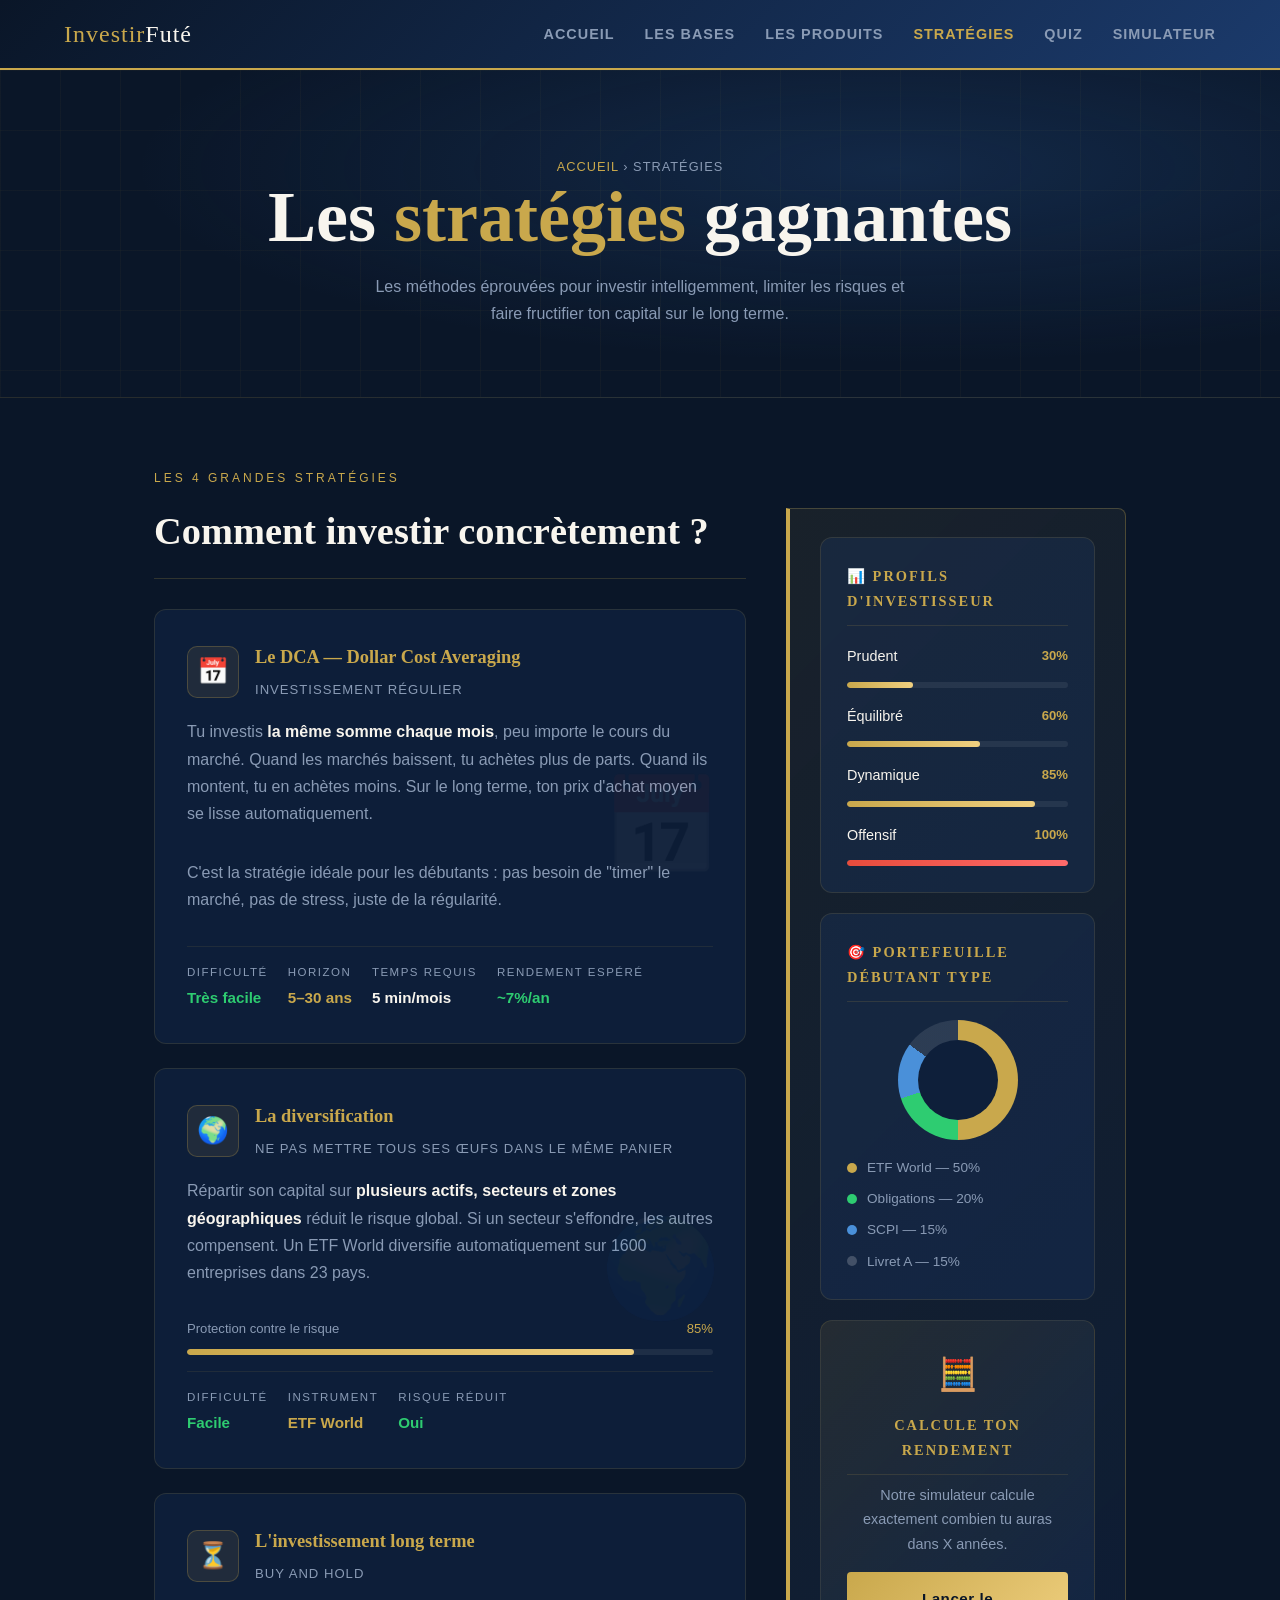
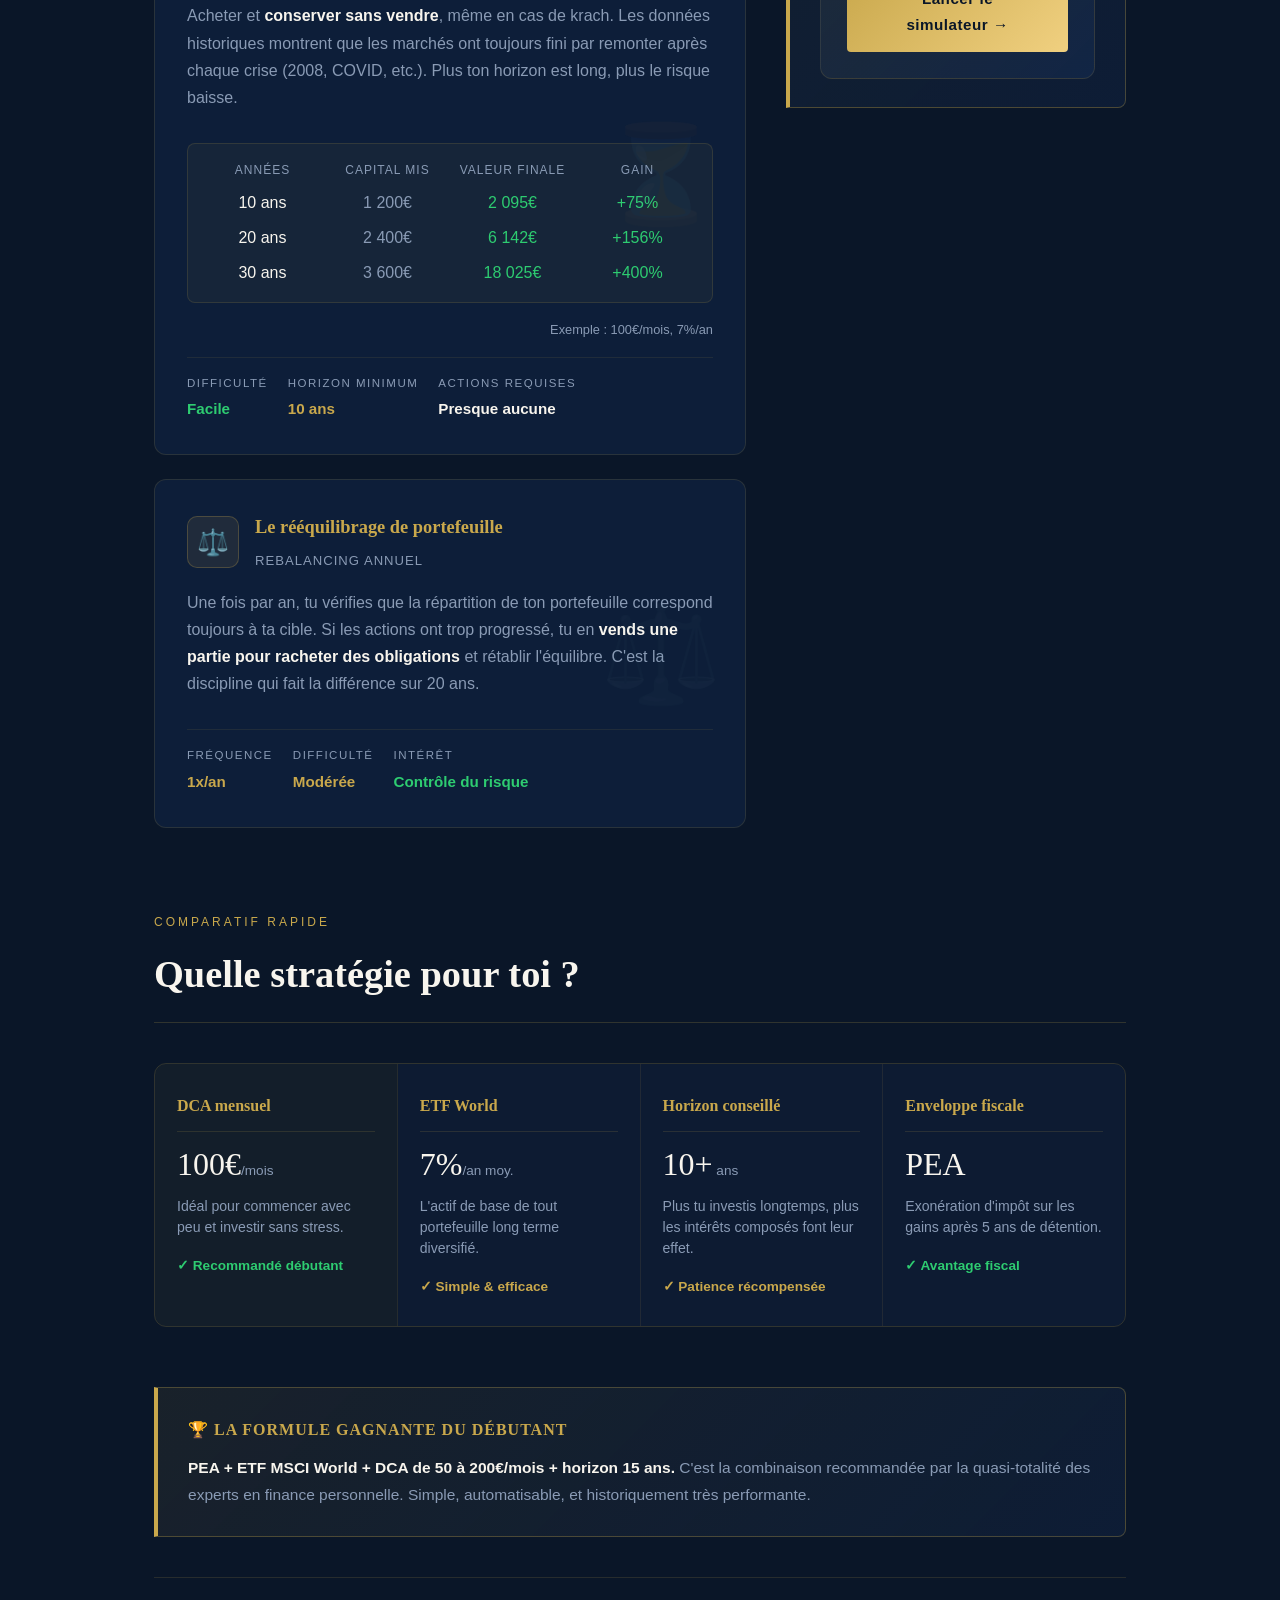
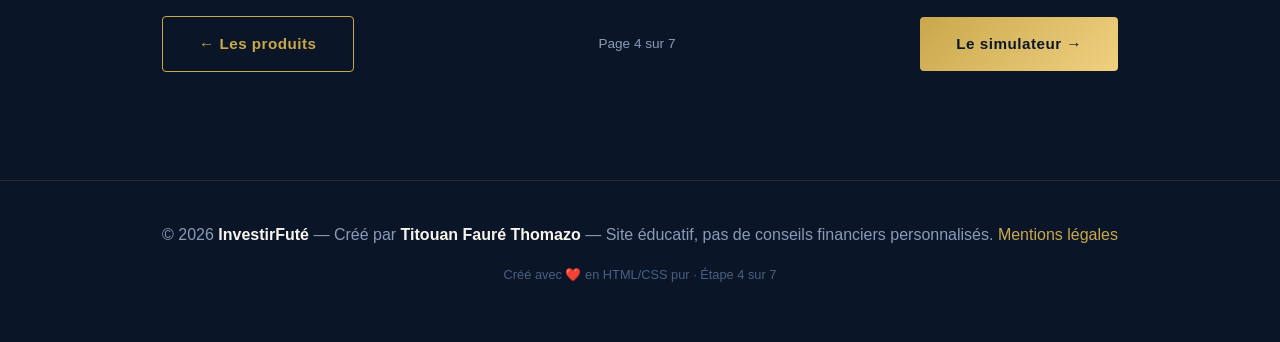
<file: strategies.html>
<!DOCTYPE html>
<html lang="fr">

<head>
  <meta charset="UTF-8">
  <meta name="viewport" content="width=device-width, initial-scale=1.0">
  <title>InvestirFuté — Stratégies</title>

  <!-- Chargement de la feuille de style commune (étape 3) -->
  <link rel="stylesheet" href="style.css">

  <style>
    /* ============================================================
       ÉTAPE 4 — CSS AVANCÉ
       Nouveautés apprises ici :
       1. Flexbox avancé (wrap, align, justify combinés)
       2. CSS Grid avancé (zones nommées, asymétrie)
       3. Animations @keyframes
       4. Transitions multi-propriétés
       5. Pseudo-classes :nth-child, :first-child
       6. Responsive mobile complet (hamburger, stack)
       7. CSS custom properties dynamiques
    ============================================================ */


    /* ============================================================
       1. HERO DE PAGE — avec animation d'entrée
       @keyframes : définit une animation étape par étape
       animation : applique l'animation à un élément
    ============================================================ */

    /* On définit l'animation "apparaître depuis le bas" */
    @keyframes monter {
      from {
        opacity: 0;
        transform: translateY(30px); /* démarre 30px plus bas */
      }
      to {
        opacity: 1;
        transform: translateY(0);    /* arrive à sa position normale */
      }
    }

    /* Animation pour les éléments qui arrivent depuis la gauche */
    @keyframes venir-gauche {
      from { opacity: 0; transform: translateX(-40px); }
      to   { opacity: 1; transform: translateX(0); }
    }

    /* Animation de pulsation pour les badges */
    @keyframes pulse {
      0%, 100% { box-shadow: 0 0 0 0 rgba(201, 168, 76, 0.3); }
      50%       { box-shadow: 0 0 0 8px rgba(201, 168, 76, 0); }
    }

    .page-banner .breadcrumb {
      animation: monter 0.5s ease both;            /* durée, accélération, remplissage */
      animation-delay: 0.1s;                        /* décalage avant démarrage */
    }

    .page-banner h1 {
      animation: monter 0.5s ease both;
      animation-delay: 0.2s;
    }

    .page-banner p {
      animation: monter 0.5s ease both;
      animation-delay: 0.35s;
    }


    /* ============================================================
       2. BARRE DE PROGRESSION (pour illustrer les niveaux)
       On utilise un div vide dont on anime la largeur.
    ============================================================ */

    .progress-wrap {
      background: rgba(255,255,255,0.07);
      border-radius: 50px;
      height: 6px;
      margin-top: 8px;
      overflow: hidden;
    }

    .progress-bar {
      height: 100%;
      border-radius: 50px;
      background: linear-gradient(90deg, var(--or), var(--or-clair));
      /* La largeur est définie par une variable CSS inline dans le HTML */
      width: var(--pct, 0%);
      /* Animation : la barre se remplit progressivement */
      animation: remplir 1.2s cubic-bezier(0.4, 0, 0.2, 1) both;
      animation-delay: var(--delay, 0.3s);
    }

    @keyframes remplir {
      from { width: 0%; }
      to   { width: var(--pct, 0%); }
    }


    /* ============================================================
       3. LAYOUT PRINCIPAL — CSS Grid avec zones asymétriques
       grid-template-areas : on nomme les zones de la grille
    ============================================================ */

    .strategies-layout {
      display: grid;
      /* 2/3 pour le contenu principal, 1/3 pour la sidebar */
      grid-template-columns: 1fr 340px;
      grid-template-areas: "contenu sidebar";  /* zones nommées */
      gap: 40px;
      align-items: start;
      margin-bottom: 60px;
    }

    .zone-contenu { grid-area: contenu; }  /* ← référence la zone nommée */
    .zone-sidebar  { grid-area: sidebar; }


    /* ============================================================
       4. CARTES STRATÉGIES — Flexbox avancé + hover élaboré
    ============================================================ */

    .strategie-card {
      background: rgba(27, 58, 107, 0.25);
      border: 1px solid rgba(201, 168, 76, 0.15);
      border-radius: 12px;
      padding: 32px;
      margin-bottom: 24px;
      position: relative;
      overflow: hidden;

      /* Flexbox : on organise le contenu en colonne */
      display: flex;
      flex-direction: column;
      gap: 16px;

      /* Transition sur PLUSIEURS propriétés à la fois */
      transition:
        transform 0.3s ease,
        border-color 0.3s ease,
        box-shadow 0.3s ease;

      /* Animation d'entrée avec délai différent pour chaque carte */
      animation: venir-gauche 0.6s ease both;
    }

    /* :nth-child(n) : sélectionne le n-ième élément */
    .strategie-card:nth-child(1) { animation-delay: 0.1s; }
    .strategie-card:nth-child(2) { animation-delay: 0.2s; }
    .strategie-card:nth-child(3) { animation-delay: 0.3s; }
    .strategie-card:nth-child(4) { animation-delay: 0.4s; }

    .strategie-card:hover {
      transform: translateX(6px);
      border-color: rgba(201, 168, 76, 0.5);
      box-shadow:
        -4px 0 0 var(--or),          /* trait vertical or à gauche */
        0 20px 60px rgba(0,0,0,0.3);
    }

    /* Élément décoratif en fond de la carte (grand emoji flou) */
    .strategie-card::before {
      content: attr(data-emoji);     /* récupère l'attribut data-emoji du HTML */
      position: absolute;
      right: 24px;
      top: 50%;
      transform: translateY(-50%);
      font-size: 6rem;
      opacity: 0.04;                  /* quasi invisible, juste décoratif */
      pointer-events: none;
      transition: opacity 0.3s, transform 0.3s;
    }

    .strategie-card:hover::before {
      opacity: 0.07;
      transform: translateY(-50%) scale(1.1);
    }

    /* En-tête de carte : emoji + titre sur la même ligne avec Flexbox */
    .card-header {
      display: flex;
      align-items: center;
      gap: 16px;
    }

    .card-emoji-box {
      width: 52px;
      height: 52px;
      background: rgba(201, 168, 76, 0.1);
      border: 1px solid rgba(201, 168, 76, 0.25);
      border-radius: 10px;
      display: flex;
      align-items: center;
      justify-content: center;
      font-size: 1.6rem;
      flex-shrink: 0;                /* ☝️ empêche le carré de rétrécir */
      transition: background 0.3s;
    }

    .strategie-card:hover .card-emoji-box {
      background: rgba(201, 168, 76, 0.2);
    }

    .card-titres { flex: 1; }        /* prend tout l'espace restant */
    .card-titres h3 { margin-bottom: 2px; }
    .card-titres small {
      color: var(--gris);
      font-size: 0.82rem;
      letter-spacing: 1px;
      text-transform: uppercase;
    }

    /* Pied de carte : méta-infos alignées avec Flexbox */
    .card-meta {
      display: flex;
      gap: 20px;
      flex-wrap: wrap;              /* passe à la ligne si besoin */
      padding-top: 16px;
      border-top: 1px solid rgba(201, 168, 76, 0.1);
    }

    .meta-item {
      display: flex;
      flex-direction: column;
      gap: 3px;
    }

    .meta-label {
      font-size: 0.72rem;
      color: var(--gris);
      letter-spacing: 1.5px;
      text-transform: uppercase;
    }

    .meta-val {
      font-size: 0.95rem;
      font-weight: 600;
      color: var(--blanc);
    }

    .meta-val.vert  { color: var(--vert); }
    .meta-val.or    { color: var(--or); }
    .meta-val.rouge { color: var(--rouge); }


    /* ============================================================
       5. SIDEBAR — position sticky
       position: sticky + top: Xpx = reste visible en scrollant
    ============================================================ */

    .sidebar-inner {
      position: sticky;
      top: 90px;                     /* 70px (header) + 20px d'écart */
      display: flex;
      flex-direction: column;
      gap: 20px;
    }

    .sidebar-card {
      background: rgba(27, 58, 107, 0.3);
      border: 1px solid rgba(201, 168, 76, 0.15);
      border-radius: 12px;
      padding: 26px;
    }

    .sidebar-card h3 {
      font-size: 0.9rem;
      letter-spacing: 2px;
      text-transform: uppercase;
      margin-bottom: 18px;
      padding-bottom: 12px;
      border-bottom: 1px solid rgba(201, 168, 76, 0.15);
    }

    /* Liste avec barres de progression */
    .niveau-list {
      list-style: none;
      display: flex;
      flex-direction: column;
      gap: 16px;
    }

    .niveau-list li { display: flex; flex-direction: column; gap: 5px; }

    .niveau-row {
      display: flex;
      justify-content: space-between;  /* pousse label et valeur aux extrémités */
      align-items: center;
    }

    .niveau-nom  { font-size: 0.9rem; color: var(--blanc); }
    .niveau-pct  { font-size: 0.82rem; color: var(--or); font-weight: 600; }

    /* Mini calendrier de portefeuille */
    .alloc-ring {
      width: 120px;
      height: 120px;
      border-radius: 50%;
      background: conic-gradient(
        var(--or)        0%  50%,   /* ETF World : 50% */
        var(--vert)      50% 70%,   /* Obligations : 20% */
        #4A90D9          70% 85%,   /* SCPI : 15% */
        rgba(255,255,255,0.1) 85% 100%  /* Livret A : 15% */
      );
      margin: 16px auto;
      position: relative;
    }

    /* Cercle blanc au centre pour faire un "donut" */
    .alloc-ring::after {
      content: '';
      position: absolute;
      inset: 20px;
      background: #0e1f3a;
      border-radius: 50%;
    }

    .alloc-legend {
      list-style: none;
      display: flex;
      flex-direction: column;
      gap: 8px;
      margin-top: 8px;
    }

    .alloc-legend li {
      display: flex;
      align-items: center;
      gap: 10px;
      font-size: 0.85rem;
      color: var(--gris);
    }

    .dot-legend {
      width: 10px;
      height: 10px;
      border-radius: 50%;
      flex-shrink: 0;
    }


    /* ============================================================
       6. SECTION "COMPARATIF" — tableau visuel avec Flexbox
    ============================================================ */

    .comparatif {
      display: flex;
      gap: 0;
      border-radius: 12px;
      overflow: hidden;              /* arrondit les coins des enfants */
      border: 1px solid rgba(201, 168, 76, 0.2);
      margin: 40px 0 60px;
    }

    /* Chaque colonne du tableau */
    .col-comp {
      flex: 1;                        /* toutes les colonnes font la même taille */
      padding: 28px 22px;
      border-right: 1px solid rgba(201, 168, 76, 0.1);
      display: flex;
      flex-direction: column;
      gap: 16px;
      background: rgba(27, 58, 107, 0.15);
      transition: background 0.2s;
    }

    .col-comp:last-child { border-right: none; }  /* enlève la bordure du dernier */

    /* :first-child : sélectionne uniquement le premier enfant */
    .col-comp:first-child { background: rgba(201, 168, 76, 0.05); }

    .col-comp:hover { background: rgba(27, 58, 107, 0.35); }

    .col-comp h4 {
      font-family: var(--font-titre);
      font-size: 1rem;
      color: var(--or);
      padding-bottom: 12px;
      border-bottom: 1px solid rgba(201, 168, 76, 0.15);
    }

    .col-comp .chiffre {
      font-family: var(--font-titre);
      font-size: 2rem;
      color: var(--blanc);
      line-height: 1;
    }

    .col-comp .chiffre span {
      font-size: 0.85rem;
      color: var(--gris);
      font-family: var(--font-corps);
    }

    .col-comp p {
      font-size: 0.88rem;
      margin: 0;
      line-height: 1.5;
    }


    /* ============================================================
       7. MENU HAMBURGER — responsive mobile
       On cache/montre le menu avec une checkbox CSS (sans JS !)
    ============================================================ */

    /* On cache la checkbox elle-même */
    #menu-toggle { display: none; }

    /* L'icône hamburger ☰ visible uniquement sur mobile */
    .hamburger {
      display: none;
      flex-direction: column;
      gap: 5px;
      cursor: pointer;
      padding: 8px;
    }

    .hamburger span {
      display: block;
      width: 24px;
      height: 2px;
      background: var(--or);
      border-radius: 2px;
      transition: transform 0.3s, opacity 0.3s;
    }

    /* Quand la checkbox est cochée, anime les barres en croix ✕ */
    #menu-toggle:checked ~ header .hamburger span:nth-child(1) {
      transform: translateY(7px) rotate(45deg);
    }
    #menu-toggle:checked ~ header .hamburger span:nth-child(2) {
      opacity: 0;
    }
    #menu-toggle:checked ~ header .hamburger span:nth-child(3) {
      transform: translateY(-7px) rotate(-45deg);
    }

    /* Menu mobile déroulant */
    #menu-toggle:checked ~ header nav ul {
      display: flex !important;      /* force l'affichage (écrase display:none) */
      flex-direction: column;
      position: fixed;
      top: 70px;
      left: 0; right: 0;
      background: var(--marine);
      border-bottom: 2px solid var(--or);
      padding: 20px;
      gap: 0;
      z-index: 99;
    }

    #menu-toggle:checked ~ header nav ul li a {
      display: block;
      padding: 14px 0;
      border-bottom: 1px solid rgba(201,168,76,0.1);
      font-size: 1rem;
    }

    /* ============================================================
       8. RESPONSIVE COMPLET
    ============================================================ */

    @media (max-width: 900px) {
      /* Sur tablette : la sidebar passe sous le contenu */
      .strategies-layout {
        grid-template-columns: 1fr;
        grid-template-areas:
          "contenu"
          "sidebar";
      }

      .sidebar-inner { position: static; } /* plus sticky sur mobile */
    }

    @media (max-width: 768px) {
      /* Affiche le hamburger, cache le menu */
      .hamburger { display: flex; }
      nav ul { display: none; }

      /* Le comparatif passe en colonne */
      .comparatif { flex-direction: column; }
      .col-comp { border-right: none; border-bottom: 1px solid rgba(201,168,76,0.1); }
      .col-comp:last-child { border-bottom: none; }
    }

  </style>
</head>

<body>

  <!--
    ASTUCE CSS PUR : une checkbox cachée avant le header
    permet d'ouvrir/fermer le menu mobile sans JavaScript !
    On l'active en cliquant sur le label .hamburger
  -->
  <input type="checkbox" id="menu-toggle">

  <!-- HEADER -->
  <header>
    <a href="index.html" class="logo">Investir<span>Futé</span></a>

    <nav>
      <ul>
        <li><a href="index.html">Accueil</a></li>
        <li><a href="les-bases.html">Les bases</a></li>
        <li><a href="les-produits.html">Les produits</a></li>
        <li><a href="strategies.html" class="actif">Stratégies</a></li>
        <li><a href="quiz.html">Quiz</a></li>
        <li><a href="simulateur.html">Simulateur</a></li>
      </ul>
    </nav>

    <!--
      BALISE <label for="menu-toggle"> : cliquer ici coche/décoche
      la checkbox #menu-toggle, ce qui active les règles CSS du hamburger
    -->
    <label for="menu-toggle" class="hamburger" aria-label="Menu">
      <span></span>
      <span></span>
      <span></span>
    </label>
  </header>

  <!-- BANNIÈRE -->
  <section class="page-banner">
    <p class="breadcrumb">
      <a href="index.html">Accueil</a> › Stratégies
    </p>
    <h1>Les <em>stratégies</em> gagnantes</h1>
    <p>
      Les méthodes éprouvées pour investir intelligemment,
      limiter les risques et faire fructifier ton capital sur le long terme.
    </p>
  </section>

  <!-- MAIN -->
  <main>

    <!-- ============================================================
         LAYOUT PRINCIPAL : contenu + sidebar
    ============================================================ -->
    <div class="strategies-layout">

      <!-- ---- ZONE CONTENU ---- -->
      <div class="zone-contenu">

        <span class="section-label">Les 4 grandes stratégies</span>
        <h2>Comment investir concrètement ?</h2>

        <!-- ============================
             CARTE 1 : DCA
             data-emoji = attribut personnalisé pour le ::before CSS
        ============================ -->
        <div class="strategie-card" data-emoji="📅">

          <!-- En-tête avec Flexbox : emoji + titres côte à côte -->
          <div class="card-header">
            <div class="card-emoji-box">📅</div>
            <div class="card-titres">
              <h3>Le DCA — Dollar Cost Averaging</h3>
              <small>Investissement régulier</small>
            </div>
          </div>

          <!-- Corps de la carte -->
          <p>
            Tu investis <strong>la même somme chaque mois</strong>, peu importe le cours du marché.
            Quand les marchés baissent, tu achètes plus de parts. Quand ils montent, tu en achètes moins.
            Sur le long terme, ton prix d'achat moyen se lisse automatiquement.
          </p>
          <p>
            C'est la stratégie idéale pour les débutants : pas besoin de "timer" le marché,
            pas de stress, juste de la régularité.
          </p>

          <!-- Méta-infos en bas de carte (Flexbox) -->
          <div class="card-meta">
            <div class="meta-item">
              <span class="meta-label">Difficulté</span>
              <span class="meta-val vert">Très facile</span>
            </div>
            <div class="meta-item">
              <span class="meta-label">Horizon</span>
              <span class="meta-val or">5–30 ans</span>
            </div>
            <div class="meta-item">
              <span class="meta-label">Temps requis</span>
              <span class="meta-val">5 min/mois</span>
            </div>
            <div class="meta-item">
              <span class="meta-label">Rendement espéré</span>
              <span class="meta-val vert">~7%/an</span>
            </div>
          </div>

        </div>
        <!-- ☝️ Fin .strategie-card DCA -->

        <!-- CARTE 2 : Diversification -->
        <div class="strategie-card" data-emoji="🌍">
          <div class="card-header">
            <div class="card-emoji-box">🌍</div>
            <div class="card-titres">
              <h3>La diversification</h3>
              <small>Ne pas mettre tous ses œufs dans le même panier</small>
            </div>
          </div>

          <p>
            Répartir son capital sur <strong>plusieurs actifs, secteurs et zones géographiques</strong>
            réduit le risque global. Si un secteur s'effondre, les autres compensent.
            Un ETF World diversifie automatiquement sur 1600 entreprises dans 23 pays.
          </p>

          <!-- Barre de progression (niveau de protection) -->
          <div>
            <div style="display:flex; justify-content:space-between; margin-bottom:4px;">
              <span style="font-size:0.82rem; color:var(--gris);">Protection contre le risque</span>
              <span style="font-size:0.82rem; color:var(--or);">85%</span>
            </div>
            <div class="progress-wrap">
              <!--
                style="--pct:85%; --delay:0.5s"
                On passe des variables CSS directement dans le HTML !
                Le CSS les lit avec var(--pct) et var(--delay)
              -->
              <div class="progress-bar" style="--pct:85%; --delay:0.5s"></div>
            </div>
          </div>

          <div class="card-meta">
            <div class="meta-item">
              <span class="meta-label">Difficulté</span>
              <span class="meta-val vert">Facile</span>
            </div>
            <div class="meta-item">
              <span class="meta-label">Instrument</span>
              <span class="meta-val or">ETF World</span>
            </div>
            <div class="meta-item">
              <span class="meta-label">Risque réduit</span>
              <span class="meta-val vert">Oui</span>
            </div>
          </div>
        </div>

        <!-- CARTE 3 : Long terme -->
        <div class="strategie-card" data-emoji="⏳">
          <div class="card-header">
            <div class="card-emoji-box">⏳</div>
            <div class="card-titres">
              <h3>L'investissement long terme</h3>
              <small>Buy and Hold</small>
            </div>
          </div>

          <p>
            Acheter et <strong>conserver sans vendre</strong>, même en cas de krach.
            Les données historiques montrent que les marchés ont toujours fini par remonter
            après chaque crise (2008, COVID, etc.). Plus ton horizon est long, plus le risque baisse.
          </p>

          <!-- Tableau de démonstration de la puissance des intérêts composés -->
          <div style="
            background: rgba(201,168,76,0.05);
            border: 1px solid rgba(201,168,76,0.15);
            border-radius: 8px;
            padding: 16px;
            display: grid;
            grid-template-columns: repeat(4, 1fr);
            gap: 8px;
            text-align: center;
          ">
            <!-- :first-child : la ligne d'en-tête -->
            <div style="font-size:0.75rem; color:var(--gris); text-transform:uppercase; letter-spacing:1px;">Années</div>
            <div style="font-size:0.75rem; color:var(--gris); text-transform:uppercase; letter-spacing:1px;">Capital mis</div>
            <div style="font-size:0.75rem; color:var(--gris); text-transform:uppercase; letter-spacing:1px;">Valeur finale</div>
            <div style="font-size:0.75rem; color:var(--gris); text-transform:uppercase; letter-spacing:1px;">Gain</div>

            <div>10 ans</div>
            <div style="color:var(--gris)">1 200€</div>
            <div style="color:var(--vert)">2 095€</div>
            <div style="color:var(--vert)">+75%</div>

            <div>20 ans</div>
            <div style="color:var(--gris)">2 400€</div>
            <div style="color:var(--vert)">6 142€</div>
            <div style="color:var(--vert)">+156%</div>

            <div>30 ans</div>
            <div style="color:var(--gris)">3 600€</div>
            <div style="color:var(--vert)">18 025€</div>
            <div style="color:var(--vert)">+400%</div>
          </div>
          <p style="font-size:0.8rem; text-align:right; margin:0;">
            Exemple : 100€/mois, 7%/an
          </p>

          <div class="card-meta">
            <div class="meta-item">
              <span class="meta-label">Difficulté</span>
              <span class="meta-val vert">Facile</span>
            </div>
            <div class="meta-item">
              <span class="meta-label">Horizon minimum</span>
              <span class="meta-val or">10 ans</span>
            </div>
            <div class="meta-item">
              <span class="meta-label">Actions requises</span>
              <span class="meta-val">Presque aucune</span>
            </div>
          </div>
        </div>

        <!-- CARTE 4 : Portefeuille permanent -->
        <div class="strategie-card" data-emoji="⚖️">
          <div class="card-header">
            <div class="card-emoji-box">⚖️</div>
            <div class="card-titres">
              <h3>Le rééquilibrage de portefeuille</h3>
              <small>Rebalancing annuel</small>
            </div>
          </div>

          <p>
            Une fois par an, tu vérifies que la répartition de ton portefeuille correspond
            toujours à ta cible. Si les actions ont trop progressé,
            tu en <strong>vends une partie pour racheter des obligations</strong> et rétablir l'équilibre.
            C'est la discipline qui fait la différence sur 20 ans.
          </p>

          <div class="card-meta">
            <div class="meta-item">
              <span class="meta-label">Fréquence</span>
              <span class="meta-val or">1x/an</span>
            </div>
            <div class="meta-item">
              <span class="meta-label">Difficulté</span>
              <span class="meta-val or">Modérée</span>
            </div>
            <div class="meta-item">
              <span class="meta-label">Intérêt</span>
              <span class="meta-val vert">Contrôle du risque</span>
            </div>
          </div>
        </div>

      </div>
      <!-- ☝️ Fin .zone-contenu -->


      <!-- ---- ZONE SIDEBAR ---- -->
      <aside class="zone-sidebar">
        <div class="sidebar-inner">

          <!-- Mini-widget : niveaux de risque -->
          <div class="sidebar-card">
            <h3>📊 Profils d'investisseur</h3>

            <!-- BALISE <ul> avec Flexbox colonne -->
            <ul class="niveau-list">
              <li>
                <div class="niveau-row">
                  <span class="niveau-nom">Prudent</span>
                  <span class="niveau-pct">30%</span>
                </div>
                <div class="progress-wrap">
                  <div class="progress-bar" style="--pct:30%; --delay:0.4s"></div>
                </div>
              </li>
              <li>
                <div class="niveau-row">
                  <span class="niveau-nom">Équilibré</span>
                  <span class="niveau-pct">60%</span>
                </div>
                <div class="progress-wrap">
                  <div class="progress-bar" style="--pct:60%; --delay:0.5s"></div>
                </div>
              </li>
              <li>
                <div class="niveau-row">
                  <span class="niveau-nom">Dynamique</span>
                  <span class="niveau-pct">85%</span>
                </div>
                <div class="progress-wrap">
                  <div class="progress-bar" style="--pct:85%; --delay:0.6s"></div>
                </div>
              </li>
              <li>
                <div class="niveau-row">
                  <span class="niveau-nom">Offensif</span>
                  <span class="niveau-pct">100%</span>
                </div>
                <div class="progress-wrap">
                  <div class="progress-bar" style="--pct:100%; --delay:0.7s; background: linear-gradient(90deg, var(--rouge), #ff6b6b)"></div>
                </div>
              </li>
            </ul>
          </div>

          <!-- Mini-widget : répartition exemple -->
          <div class="sidebar-card">
            <h3>🎯 Portefeuille débutant type</h3>

            <!--
              Donut chart en CSS pur avec conic-gradient
              Pas besoin de librairie ou de JavaScript !
            -->
            <div class="alloc-ring"></div>

            <!-- BALISE <ul> avec items colorés -->
            <ul class="alloc-legend">
              <li>
                <div class="dot-legend" style="background:var(--or)"></div>
                ETF World — 50%
              </li>
              <li>
                <div class="dot-legend" style="background:var(--vert)"></div>
                Obligations — 20%
              </li>
              <li>
                <div class="dot-legend" style="background:#4A90D9"></div>
                SCPI — 15%
              </li>
              <li>
                <div class="dot-legend" style="background:rgba(255,255,255,0.2)"></div>
                Livret A — 15%
              </li>
            </ul>
          </div>

          <!-- CTA vers simulateur -->
          <div class="sidebar-card" style="text-align:center; background: linear-gradient(135deg, rgba(201,168,76,0.1), rgba(27,58,107,0.3));">
            <span style="font-size:2rem">🧮</span>
            <h3 style="margin:12px 0 8px; text-align:center;">Calcule ton rendement</h3>
            <p style="font-size:0.9rem; margin-bottom:16px;">
              Notre simulateur calcule exactement combien tu auras dans X années.
            </p>
            <a href="#" class="btn btn-or" style="width:100%; text-align:center; margin:0; display:block;">
              Lancer le simulateur →
            </a>
          </div>

        </div>
      </aside>
      <!-- ☝️ Fin .zone-sidebar -->

    </div>
    <!-- ☝️ Fin .strategies-layout -->


    <!-- ============================================================
         COMPARATIF — Tableau horizontal avec Flexbox
    ============================================================ -->
    <span class="section-label">Comparatif rapide</span>
    <h2>Quelle stratégie pour toi ?</h2>

    <!-- Flexbox : 4 colonnes égales, s'adaptent en mobile -->
    <div class="comparatif">

      <div class="col-comp">
        <h4>DCA mensuel</h4>
        <div class="chiffre">100€<span>/mois</span></div>
        <p>Idéal pour commencer avec peu et investir sans stress.</p>
        <span class="meta-val vert" style="font-size:0.85rem;">✓ Recommandé débutant</span>
      </div>

      <div class="col-comp">
        <h4>ETF World</h4>
        <div class="chiffre">7%<span>/an moy.</span></div>
        <p>L'actif de base de tout portefeuille long terme diversifié.</p>
        <span class="meta-val or" style="font-size:0.85rem;">✓ Simple & efficace</span>
      </div>

      <div class="col-comp">
        <h4>Horizon conseillé</h4>
        <div class="chiffre">10+<span> ans</span></div>
        <p>Plus tu investis longtemps, plus les intérêts composés font leur effet.</p>
        <span class="meta-val or" style="font-size:0.85rem;">✓ Patience récompensée</span>
      </div>

      <div class="col-comp">
        <h4>Enveloppe fiscale</h4>
        <div class="chiffre">PEA</div>
        <p>Exonération d'impôt sur les gains après 5 ans de détention.</p>
        <span class="meta-val vert" style="font-size:0.85rem;">✓ Avantage fiscal</span>
      </div>

    </div>
    <!-- ☝️ Fin .comparatif -->


    <!-- Encart aside -->
    <aside>
      <h3>🏆 La formule gagnante du débutant</h3>
      <p>
        <strong>PEA + ETF MSCI World + DCA de 50 à 200€/mois + horizon 15 ans.</strong>
        C'est la combinaison recommandée par la quasi-totalité des experts en finance personnelle.
        Simple, automatisable, et historiquement très performante.
      </p>
    </aside>

    <!-- Navigation entre pages -->
    <div class="nav-pages">
      <a href="les-produits.html" class="btn btn-contour">← Les produits</a>
      <span style="color:var(--gris); font-size:0.85rem;">Page 4 sur 7</span>
      <a href="#" class="btn btn-or">Le simulateur →</a>
    </div>

  </main>

  <!-- FOOTER -->
  <footer>
    <p>
      &copy; 2026 <strong>InvestirFuté</strong> — Créé par <strong>Titouan Fauré Thomazo</strong> —
      Site éducatif, pas de conseils financiers personnalisés.
      <a href="#">Mentions légales</a>
    </p>
    <p class="footer-sub">Créé avec ❤️ en HTML/CSS pur · Étape 4 sur 7</p>
  </footer>

  <script src="app.js"></script>
</body>
</html>
</file>
<file: style.css>
/* ============================================================
   INVESTIRFUTÉ — style.css
   Feuille de style COMMUNE à toutes les pages du site.

   ☝️ NOUVEAUTÉ ÉTAPE 3 : au lieu d'écrire le CSS dans chaque
   fichier HTML avec <style>...</style>, on le met ici une seule fois.
   Chaque page HTML le charge avec :
      <link rel="stylesheet" href="style.css">
============================================================ */


/* ==============================================================
   1. VARIABLES CSS — La "palette" de couleurs du site
   On définit des noms pour les couleurs une seule fois.
   Si on veut changer une couleur, on ne modifie qu'une ligne !
   Syntaxe : --nom-variable: valeur;
   Utilisation : color: var(--nom-variable);
============================================================== */
:root {
  /* Couleurs principales */
  --or:        #C9A84C;   /* doré : titres, accents, liens actifs  */
  --or-clair:  #F0D080;   /* or clair : dégradés de boutons         */
  --marine:    #0A1628;   /* bleu très foncé : fond de la page      */
  --bleu:      #1B3A6B;   /* bleu moyen : header, cartes            */
  --blanc:     #F8F5EE;   /* blanc cassé : texte principal          */
  --gris:      #8A9BB5;   /* gris-bleu : texte secondaire           */
  --vert:      #2ECC71;   /* vert : positif, gains                  */
  --rouge:     #E74C3C;   /* rouge : négatif, risques               */

  /* Espacements (pour être cohérent partout) */
  --padding-page: 5%;     /* marge latérale des sections            */
  --rayon:        8px;    /* arrondi des cartes                     */

  /* Typographie */
  --font-titre: 'Playfair Display', serif;
  --font-corps: 'Source Sans 3', sans-serif;
}


/* ==============================================================
   2. RESET & BASE
   On remet à zéro les styles par défaut du navigateur,
   puis on définit les styles de base du <body>.
============================================================== */

/* La propriété * sélectionne TOUS les éléments */
* {
  margin: 0;          /* supprime les marges par défaut */
  padding: 0;         /* supprime le rembourrage par défaut */
  box-sizing: border-box; /* les bordures sont incluses dans la taille */
}

/* Import des polices Google Fonts */
@import url('https://fonts.googleapis.com/css2?family=Playfair+Display:wght@700;900&family=Source+Sans+3:wght@300;400;600&display=swap');

body {
  font-family: var(--font-corps);
  background-color: var(--marine);  /* fond sombre */
  color: var(--blanc);              /* texte clair par défaut */
  line-height: 1.7;                 /* interligne confortable */
}

/* Tous les liens : on enlève le soulignement par défaut */
a { text-decoration: none; }

/* Texte en gras mis en avant */
strong { color: var(--blanc); }


/* ==============================================================
   3. TYPOGRAPHIE
   Styles pour les titres h1 → h3 et les paragraphes <p>
   On utilise clamp() pour que la taille s'adapte à l'écran :
   clamp(min, idéal, max)
============================================================== */

h1 {
  font-family: var(--font-titre);
  font-size: clamp(2rem, 6vw, 4.5rem); /* entre 2rem et 4.5rem selon l'écran */
  font-weight: 900;
  line-height: 1.1;
  color: var(--blanc);
}

/* em dans un h1 = mot mis en valeur en or */
h1 em {
  font-style: normal;
  color: var(--or);
}

h2 {
  font-family: var(--font-titre);
  font-size: clamp(1.5rem, 3vw, 2.4rem);
  color: var(--blanc);
  margin-bottom: 30px;
  padding-bottom: 14px;
  border-bottom: 1px solid rgba(201, 168, 76, 0.2); /* ligne or transparente */
}

h3 {
  font-family: var(--font-titre);
  font-size: 1.15rem;
  color: var(--or);
  margin-bottom: 8px;
}

p {
  color: var(--gris);
  margin-bottom: 16px;
  font-size: 1rem;
}


/* ==============================================================
   4. HEADER & NAVIGATION
   Barre du haut, commune à toutes les pages.
   position: sticky = elle reste visible quand on scrolle.
============================================================== */

header {
  /* Dégradé de couleur de gauche à droite */
  background: linear-gradient(135deg, var(--marine) 0%, var(--bleu) 100%);
  border-bottom: 2px solid var(--or);     /* ligne or en bas */
  padding: 0 var(--padding-page);
  position: sticky;   /* ☝️ la barre reste en haut quand on scrolle */
  top: 0;
  z-index: 100;       /* elle passe au-dessus du reste */
  display: flex;
  align-items: center;
  justify-content: space-between;
  height: 70px;
}

/* Logo */
.logo {
  font-family: var(--font-titre);
  font-size: 1.5rem;
  color: var(--or);
  letter-spacing: 1px;
}
.logo span { color: var(--blanc); }

/* Menu de navigation */
nav ul {
  list-style: none;     /* ☝️ enlève les puces */
  display: flex;        /* éléments côte à côte */
  gap: 30px;            /* espace entre les liens */
}

nav ul li a {
  color: var(--gris);
  font-weight: 600;
  font-size: 0.9rem;
  letter-spacing: 1px;
  text-transform: uppercase; /* met en majuscules */
  transition: color 0.2s;    /* animation douce au survol */
}

/* Au survol et sur la page active */
nav ul li a:hover,
nav ul li a.actif {
  color: var(--or);
}


/* ==============================================================
   5. BANNIÈRE DE PAGE (sous le header)
   L'intro en haut de chaque page secondaire.
   On utilise un background avec radial-gradient pour l'effet lumineux.
============================================================== */

.page-banner {
  background:
    radial-gradient(ellipse at 70% 30%, rgba(44, 95, 163, 0.25) 0%, transparent 60%),
    var(--marine);
  padding: 70px var(--padding-page);
  text-align: center;
  border-bottom: 1px solid rgba(201, 168, 76, 0.15);
  position: relative;
  overflow: hidden;   /* cache ce qui dépasse (la grille décorative) */
}

/* Grille décorative en fond (pseudo-élément ::before) */
/* ::before crée un élément invisible avant le contenu */
.page-banner::before {
  content: '';          /* obligatoire pour les pseudo-éléments */
  position: absolute;
  inset: 0;             /* couvre tout le parent */
  background-image:
    linear-gradient(rgba(201, 168, 76, 0.04) 1px, transparent 1px),
    linear-gradient(90deg, rgba(201, 168, 76, 0.04) 1px, transparent 1px);
  background-size: 60px 60px;  /* taille des cases de la grille */
  pointer-events: none;         /* la grille n'intercepte pas les clics */
}

/* Fil d'ariane (Accueil › Les bases › ...) */
.breadcrumb {
  font-size: 0.8rem;
  color: var(--gris);
  margin-bottom: 16px;
  letter-spacing: 1px;
  text-transform: uppercase;
  position: relative; /* passe devant le ::before */
}
.breadcrumb a       { color: var(--or); }
.breadcrumb a:hover { text-decoration: underline; }

.page-banner h1 { position: relative; }
.page-banner p  { color: var(--gris); max-width: 550px; margin: 16px auto 0; position: relative; }


/* ==============================================================
   6. CONTENU PRINCIPAL
   Styles généraux pour le <main> et les sections.
============================================================== */

main {
  max-width: 1100px;
  margin: 0 auto;         /* centrage horizontal */
  padding: 70px var(--padding-page);
}

/* Étiquette orange au-dessus des titres h2 */
.section-label {
  color: var(--or);
  font-size: 0.75rem;
  letter-spacing: 3px;
  text-transform: uppercase;
  margin-bottom: 10px;
  display: block;          /* occupe sa propre ligne */
}


/* ==============================================================
   7. LES CARTES (cards)
   Conteneurs avec fond semi-transparent et bordure.
   On les réutilise sur toutes les pages.
============================================================== */

.card {
  background: rgba(27, 58, 107, 0.3);  /* bleu semi-transparent */
  border: 1px solid rgba(201, 168, 76, 0.2);
  border-top: 3px solid var(--or);     /* trait or en haut */
  border-radius: var(--rayon);
  padding: 30px 24px;
  transition: transform 0.2s, border-color 0.2s; /* animation au survol */
}

.card:hover {
  transform: translateY(-4px);    /* soulève la carte au survol */
  border-color: var(--or);
}

.card-icon {
  font-size: 2rem;
  margin-bottom: 14px;
  display: block;
}


/* ==============================================================
   8. LES GRILLES (layouts)
   On utilise CSS Grid pour aligner les éléments en colonnes.
   grid-template-columns définit le nombre et la taille des colonnes.
============================================================== */

/* Grille 2 colonnes égales */
.grille-2 {
  display: grid;
  grid-template-columns: 1fr 1fr;  /* 1fr = 1 fraction de l'espace dispo */
  gap: 24px;
  margin-bottom: 60px;
}

/* Grille auto : s'adapte au nombre d'éléments */
.grille-auto {
  display: grid;
  grid-template-columns: repeat(auto-fit, minmax(240px, 1fr));
  /* ☝️ auto-fit = autant de colonnes que possible
         minmax = chaque colonne fait au minimum 240px */
  gap: 20px;
  margin-top: 30px;
  margin-bottom: 60px;
}


/* ==============================================================
   9. LES BOUTONS
   Deux variantes : plein (doré) et contour.
   On utilise display: inline-block pour pouvoir mettre padding.
============================================================== */

.btn {
  display: inline-block;
  padding: 14px 36px;
  border-radius: 4px;
  font-weight: 600;
  font-size: 0.95rem;
  letter-spacing: 0.5px;
  transition: transform 0.2s, box-shadow 0.2s;
  margin: 8px;
  cursor: pointer;
}

.btn:hover {
  transform: translateY(-2px);   /* lève légèrement au survol */
  box-shadow: 0 8px 25px rgba(201, 168, 76, 0.2);
}

/* Bouton plein doré */
.btn-or {
  background: linear-gradient(135deg, var(--or), var(--or-clair));
  color: var(--marine);
}

/* Bouton contour doré */
.btn-contour {
  border: 1.5px solid var(--or);
  color: var(--or);
  background: transparent;
}


/* ==============================================================
   10. ASIDE (encadrés "À retenir")
   BALISE <aside> : contenu secondaire / conseil
   La bordure gauche épaisse en or attire l'oeil.
============================================================== */

aside {
  background: linear-gradient(
    135deg,
    rgba(201, 168, 76, 0.08),
    rgba(27, 58, 107, 0.2)
  );
  border: 1px solid rgba(201, 168, 76, 0.3);
  border-left: 4px solid var(--or);    /* ☝️ trait vertical or à gauche */
  border-radius: 0 var(--rayon) var(--rayon) 0;
  padding: 28px 30px;
  margin: 40px 0;
}

aside h3 {
  margin-bottom: 12px;
  font-size: 1rem;
  letter-spacing: 1px;
  text-transform: uppercase;
}

aside p { margin: 0; font-size: 0.97rem; }


/* ==============================================================
   11. NAVIGATION ENTRE PAGES (bas de contenu)
   Barre avec bouton "précédent" et "suivant".
============================================================== */

.nav-pages {
  display: flex;
  justify-content: space-between;  /* pousse les boutons aux extrémités */
  align-items: center;
  padding: 30px 0;
  border-top: 1px solid rgba(201, 168, 76, 0.15);
  margin-top: 40px;
  flex-wrap: wrap;    /* passe à la ligne si l'écran est petit */
  gap: 16px;
}


/* ==============================================================
   12. BADGES & TAGS
   Petites étiquettes colorées.
============================================================== */

.badge {
  display: inline-block;
  background: rgba(201, 168, 76, 0.15);
  border: 1px solid var(--or);
  color: var(--or);
  font-size: 0.75rem;
  letter-spacing: 2px;
  text-transform: uppercase;
  padding: 6px 20px;
  border-radius: 50px;   /* arrondi total = pastille */
  margin-bottom: 28px;
}

.tag {
  display: inline-block;
  font-size: 0.75rem;
  font-weight: 700;
  letter-spacing: 1.5px;
  text-transform: uppercase;
  padding: 4px 14px;
  border-radius: 50px;
  margin-bottom: 14px;
}
.tag.rouge { background: rgba(231, 76, 60, 0.15); color: var(--rouge); }
.tag.vert  { background: rgba(46, 204, 113, 0.15); color: var(--vert); }


/* ==============================================================
   13. LISTE PERSONNALISÉE (✓ et ✗)
   On remplace les puces par des coches ou des croix.
============================================================== */

.liste-check {
  list-style: none;    /* ☝️ supprime les puces par défaut */
  margin: 12px 0 20px;
}

.liste-check li {
  padding: 8px 0 8px 28px;
  position: relative;   /* pour positionner le ::before */
  color: var(--gris);
  border-bottom: 1px solid rgba(201, 168, 76, 0.07);
  font-size: 0.97rem;
}

/* Coche verte par défaut */
.liste-check li::before {
  content: '✓';
  position: absolute;
  left: 0;
  color: var(--vert);
  font-weight: 700;
}

/* Croix rouge pour les éléments négatifs */
.liste-check li.non::before {
  content: '✗';
  color: var(--rouge);
}


/* ==============================================================
   14. HERO (grande bannière de l'accueil)
============================================================== */

.hero {
  min-height: 92vh;       /* au moins toute la hauteur de l'écran */
  display: flex;
  flex-direction: column;
  align-items: center;
  justify-content: center;
  text-align: center;
  padding: 60px var(--padding-page);
  background:
    radial-gradient(ellipse at 70% 30%, rgba(44, 95, 163, 0.25) 0%, transparent 60%),
    radial-gradient(ellipse at 20% 80%, rgba(201, 168, 76, 0.10) 0%, transparent 55%),
    var(--marine);
  position: relative;
  overflow: hidden;
}

.hero::before {
  content: '';
  position: absolute;
  inset: 0;
  background-image:
    linear-gradient(rgba(201, 168, 76, 0.05) 1px, transparent 1px),
    linear-gradient(90deg, rgba(201, 168, 76, 0.05) 1px, transparent 1px);
  background-size: 60px 60px;
  pointer-events: none;
}

/* Statistiques sous le texte hero */
.stats {
  display: flex;
  gap: 50px;
  margin-top: 60px;
  padding-top: 40px;
  border-top: 1px solid rgba(201, 168, 76, 0.2);
  flex-wrap: wrap;
  justify-content: center;
}

.stat-item { text-align: center; }

.stat-nb {
  font-family: var(--font-titre);
  font-size: 2.2rem;
  color: var(--or);
  display: block;
}

.stat-label {
  font-size: 0.8rem;
  letter-spacing: 1.5px;
  text-transform: uppercase;
  color: var(--gris);
}

/* Grille intro (texte + citation) */
.intro-grid {
  display: grid;
  grid-template-columns: 1fr 1fr;
  gap: 60px;
  align-items: center;
  margin-top: 50px;
}
.intro-text p { margin: 0 0 16px; max-width: 100%; }


/* ==============================================================
   15. FOOTER
   Pied de page commun à toutes les pages.
============================================================== */

footer {
  background: rgba(10, 22, 40, 0.9);
  border-top: 1px solid rgba(201, 168, 76, 0.15);
  text-align: center;
  padding: 40px var(--padding-page);
  color: var(--gris);
  font-size: 0.88rem;
}

footer a { color: var(--or); }
footer a:hover { text-decoration: underline; }

.footer-sub {
  margin-top: 8px;
  font-size: 0.8rem;
  color: #4a6080;
}


/* ==============================================================
   16. RESPONSIVE — Adaptation mobile
   Les règles à l'intérieur de @media ne s'appliquent que si
   l'écran est plus petit que 768px (tablette / téléphone).
============================================================== */

@media (max-width: 768px) {

  /* Cache le menu sur mobile (on le fera mieux à l'étape 6 avec JS) */
  nav ul { display: none; }

  /* Les grilles passent en 1 colonne sur mobile */
  .grille-2    { grid-template-columns: 1fr; }
  .intro-grid  { grid-template-columns: 1fr; gap: 30px; }

  /* Réduit l'espace entre les stats */
  .stats { gap: 30px; }

  /* Les boutons prennent toute la largeur */
  .btn { width: 100%; text-align: center; margin: 6px 0; }

}
</file>
